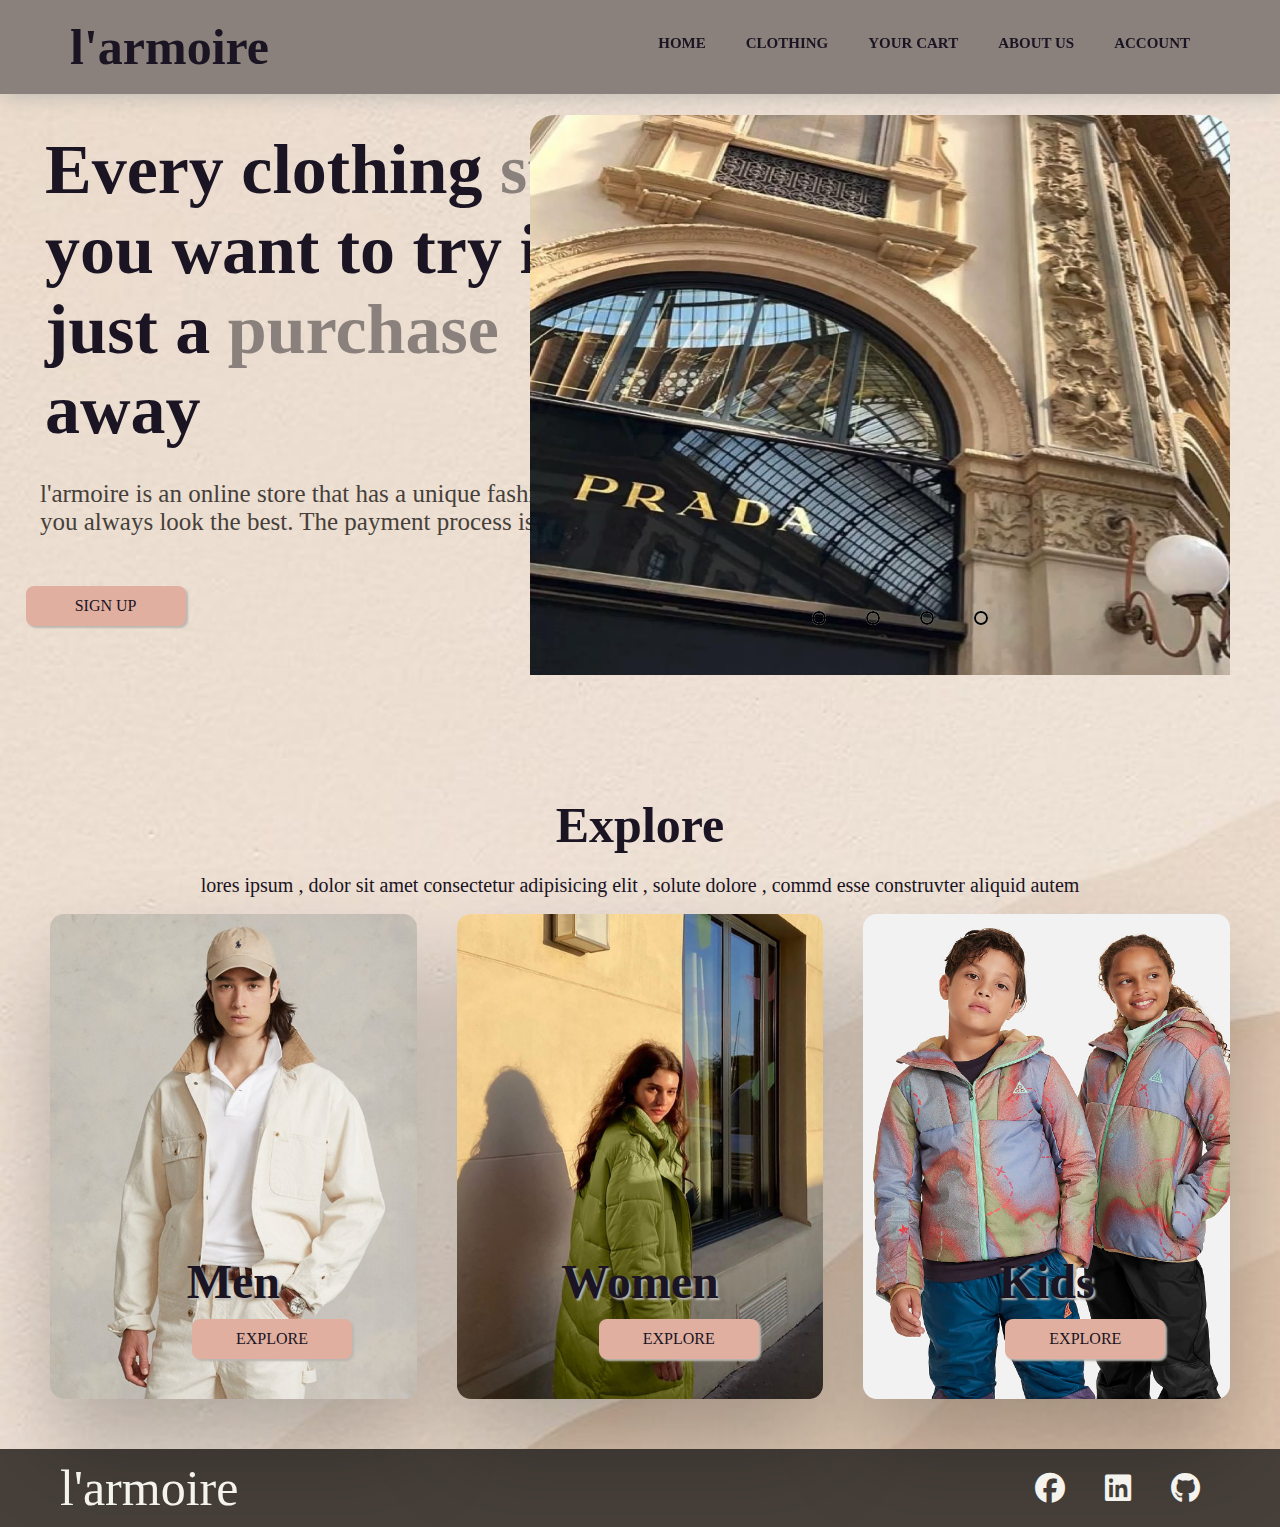
<file: index.html>
<HTML>
<HEAD>
    <META NAME="GENERATOR" Content="Microsoft Visual Studio">
    <link href="https://fonts.googleapis.com/css2?family=Roboto+Slab&display=swap" rel="stylesheet">
    <link rel="stylesheet"
          href="https://cdnjs.cloudflare.com/ajax/libs/font-awesome/6.2.1/css/all.min.css">
    <link rel="stylesheet" href="StyleSheet.css" />
    <TITLE>
        l'armoire
    </TITLE>
</HEAD>
<BODY>
    <nav>
        <h2>l'armoire</h2>
        <div class="nav-links">
        <ul class="menu">
            <li>  <a href="index.html" class="active "> Home</a> </li>
            <li>
                <a href="#" class="active "> Clothing</a>
                <div class="sub-menu-1">
                    <ul>
                        <li><a href="man.html"> Men Clothes</a> </li>
                        <li> <a href="Women.html"> Women Clothes</a> </li>
                        <li><a href="Children.html"> Children Clothes</a> </li>
                    </ul>
                </div>
            </li>
            <li><a href="yourcart.html"> Your Cart</a> </li>
            <li><a href="About-Us.html"> about us </a> </li>
            <li>
                <a href="#" class="active ">Account</a>
                <div class="sub-menu-1">
                    <ul>
                        <li><a href="loginandregister.html"> Log in </a> </li>
                    </ul>
                    <ul>
                        <li>
                            <a href="index.html"> Log Out </a>
                        </li>
                    </ul>
                </div>
            </li>
        </ul>
        </div>
        <div class="menu-icon">
            <i class="fa-solid fa-bars"></i>
        </div>
    </nav>

    <div class="header content">

        <!--header text-->

        <div class="header-text">

            <h1> Every clothing <span>style</span> you want to try is just a <span>purchase</span> away </h1>
            <p>
                l'armoire is an online store that has a unique fashion style to make sure you always look the best. The payment process is pretty easy too
            </p>
        </div>
        <a href="loginandregister.html" class="header-btn"> Sign up </a>
    </div>
    <div class="slider">
        <div class="slides">

            <input type="radio" name="radio-btn" id="radio1" />
            <input type="radio" name="radio-btn" id="radio2" />
            <input type="radio" name="radio-btn" id="radio3" />
            <input type="radio" name="radio-btn" id="radio4" />

            <!--image slide-->

            <div class="slide first">
                <img src="images/pic4.jpg" alt="" />
            </div>

            <div class="slide ">
                <img src="images/pic1.jpg" alt="" />
            </div>

            <div class="slide ">
                <img src="images/pic3.jfif" alt="" />
            </div>

            <div class="slide ">
                <img src="images/pic2.jpg" alt="" />
            </div>


            <!--automatic navigation-->

            <div class="navigation-auto">

                <div class="auto-btn1"></div>
                <div class="auto-btn2"></div>
                <div class="auto-btn3"></div>
                <div class="auto-btn4"></div>

            </div>

            <div class="navigation-auto">

                <label for="radio1" class="manual-btn"></label>
                <label for="radio2" class="manual-btn"></label>
                <label for="radio3" class="manual-btn"></label>
                <label for="radio4" class="manual-btn"></label>

            </div>
        </div>
    </div>

    <script type="text/javascript">

        var counter = 1;

        setInterval(function () {
            document.getElementById('radio' + counter).checked = true;
            counter++;

            if (counter > 4) {
                counter = 1;
            }

        }, 2500);

    </script>



    <!--section 2-->

    <section class="about">

        <div class="about-heading">

            <h2> Explore </h2>
            <p> lores ipsum , dolor sit amet consectetur adipisicing elit , solute dolore , commd esse construvter aliquid autem</p>

            <div class="table-about">

                <div class="men">
                   <h2>Men</h2>
                   <a href="man.html">Explore</a>
                </div>
                <div class="women">
                    <h2>Women</h2>
                    <a href="Women.html">Explore</a>
                </div>
                <div class="kids">
                    <h2>Kids </h2>
                    <a href="Children.html">Explore</a>
                </div>
            </div>
        </div>

    </section>
    <div class="footer">
        <div>
        <p>l'armoire</p>
        </div>
        <div class="icons">
            <i class="fa-brands fa-facebook"></i>
            <i class="fa-brands fa-linkedin"></i>
            <i class="fa-brands fa-github"></i>
        </div>

    </div>

    <script>
        var menuIcon = document.querySelector(".menu-icon");
        var navLinks = document.querySelector(".nav-links");

        menuIcon.addEventListener('click', function () {
            navLinks.classList.toggle('d-flex');
        })
    </script>

</BODY>
</HTML>
</file>
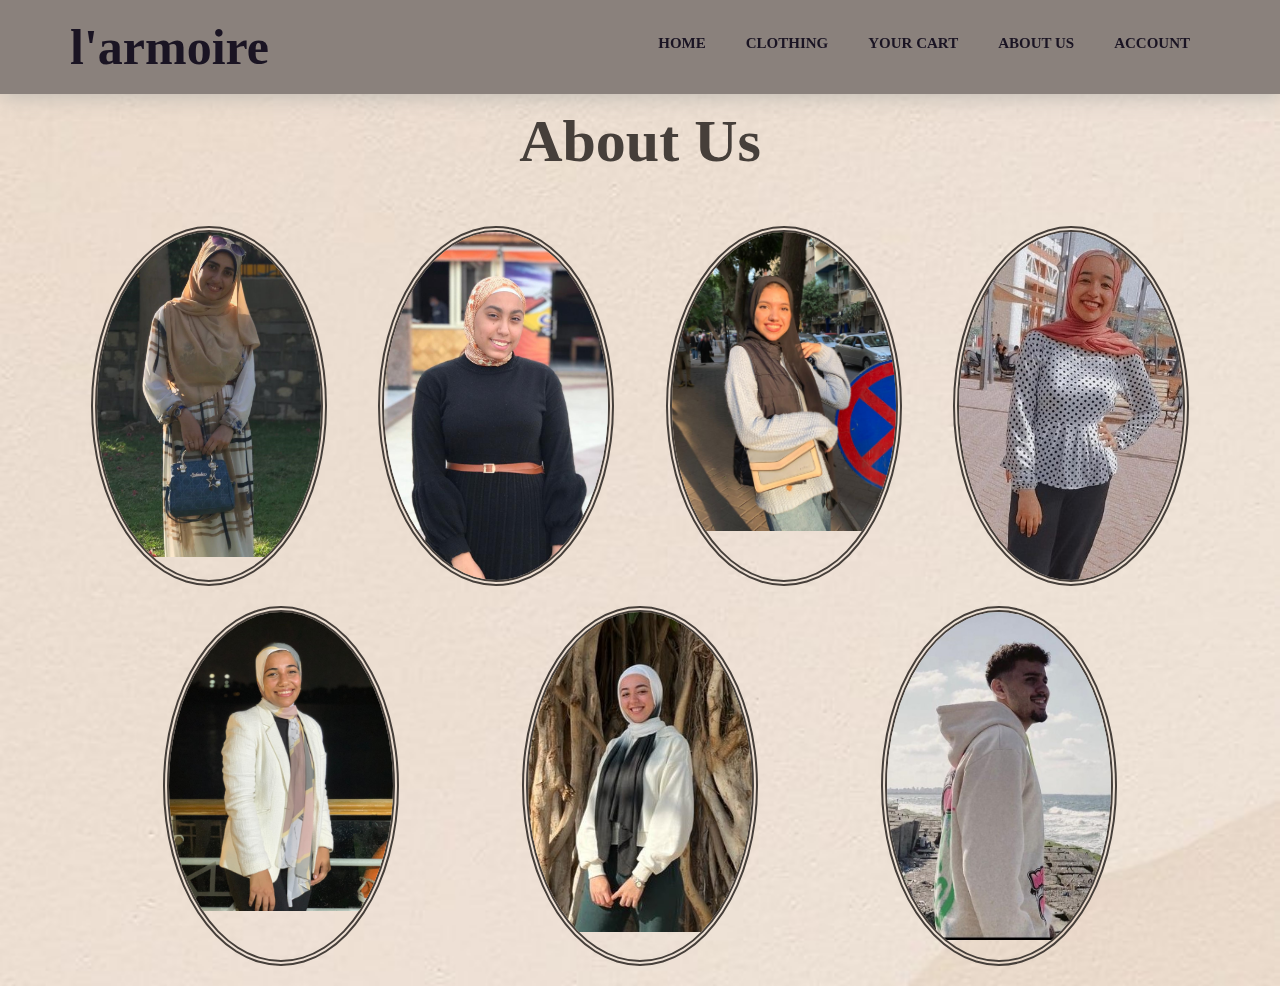
<file: About-Us.html>
<!DOCTYPE HTML>
<HTML>
    <head>
        <title>About-Us</title>
        <meta charset="utf-8">
        <meta name="Description" content="shopping for family">
        <meta name="keywords" content=" shirts , pants , shoes , shopping">
        <link rel="stylesheet" href="About-Us.css">
        <link rel="preconnect" href="https://fonts.googleapis.com">
        <link rel="preconnect" href="https://fonts.gstatic.com" crossorigin>
        <link rel="stylesheet" href="https://cdnjs.cloudflare.com/ajax/libs/font-awesome/5.15.4/css/all.min.css">
        <link href="https://cdnjs.cloudflare.com/ajax/libs/font-awesome/4.7.0/css/font-awesome.min.css" rel="stylesheet"/>      
        <link href="https://fonts.googleapis.com/css2?family=Inter:
        wght@100;200;300;400;500;600;700;800;900&display=swap" rel="stylesheet">
        
        <link href="https://fonts.googleapis.com/css2?family=Roboto+Slab&display=swap" rel="stylesheet">
    <link rel="stylesheet"
          href="https://cdnjs.cloudflare.com/ajax/libs/font-awesome/6.2.1/css/all.min.css">
    </head>
    <body>
        <nav>
        <h2>l'armoire</h2>
        <div class="nav-links">
            <ul class="menu">
                <li>  <a href="index.html" class="active "> Home</a> </li>
                <li>
                    <a href="#" class="active "> Clothing</a>
                    <div class="sub-menu-1">
                        <ul>
                            <li><a href="man.html"> Men Clothes</a> </li>
                            <li> <a href="Women.html"> Women Clothes</a> </li>
                            <li><a href="Children.html"> Children Clothes</a> </li>
                        </ul>
                    </div>
                </li>
                <li><a href="yourcart.html"> Your Cart</a> </li>
                <li><a href="About-Us.html"> about us </a> </li>
                <li>
                    <a href="#" class="active ">Account</a>
                    <div class="sub-menu-1">
                        <ul>
                            <li><a href="loginandregister.html"> Log in </a> </li>
                        </ul>
                        <ul>
                            <li>
                                <a href="index.html"> Log Out </a>
                            </li>
                        </ul>
                    </div>
                </li>
            </ul>
        </div>
        <div class="menu-icon">
            <i class="fa-solid fa-bars"></i>
        </div>
    </nav>
        <div class="wrapper">
        <!-- Page name -->
        <div class="head">
            <h1>About Us</h1>
        </div>
        <!-- our info -->
       <main>
          <!--Toqa Osama -->
            <div class="pic">
                <img src="About-Us-images/toqa5.jpg" alt="Toqa Osama">
                 <div class="info">
                      <!-- name and job -->
                    <h3>Toqa Osama</h3>
                    <p>Web Developer</p>
                        <!-- links for github and linkedin -->
                    <a target="_blank" href="https://github.com/Toqa1234">
                        <i class='fab fa-github' style='font-size:36px ; color:white;'></i>
                      </a>
                    <a target="_blank" href="https://www.linkedin.com/in/toqa-osama-556304247/">
                        <i class='fab fa-linkedin' style='font-size:36px ;color:blue'></i>
                    </a>
                </div> 
            </div>
            <!-- Basmala Naeem  -->
            <div class="pic">
                    <img src="About-Us-images/basmala3.jpeg" alt="Basmala Naeem">
                <div class="info">
                     <!-- name and job -->
                    <h3>Basmala Naeem</h3>
                    <p>Web Developer</p>
                       <!-- links for github and linkedin -->
                    <a target="_blank" href="https://github.com/BasmalaNaeem">
                      <i class='fab fa-github' style='font-size:36px ; color:white;'></i>
                    </a>
                    <a target="_blank" href="https://www.linkedin.com/in/basmala-naeem-246427232">
                        <i class='fab fa-linkedin' style='font-size:36px ;color:blue'></i>
                    </a>
                </div>
            </div>
            <!-- Toka Mokhtar -->
            <div class="pic">
                    <img src="About-Us-images/toka.jpeg" alt="Toka Mokhtar">
                <div class="info">
                     <!-- name and job -->
                    <h3>Toka Mokhtar </h3>
                    <p>Web Developer</p>
                       <!-- links for github and linkedin -->
                    <a target="_blank" href="https://github.com/TokaZayed8">
                        <i class='fab fa-github' style='font-size:36px ; color:white;'></i>
                    </a>
                    <a target="_blank" href="https://www.linkedin.com/in/toka-zayed-8381a523a">
                        <i class='fab fa-linkedin' style='font-size:36px ;color:blue'></i>
                    </a>
                </div>
            </div>
            <!-- Roaa Ayman -->
            <div class="pic">
                    <img src="About-Us-images/roaa-ayman.jpeg" alt="Roaa Ayman">
                <div class="info">
                     <!-- name and job -->
                    <h3>Roaa Ayman</h3>
                    <p>Web Developer</p>
                       <!-- links for github and linkedin -->
                    <a target="_blank" href="https://github.com/roaaayman1">
                        <i class='fab fa-github' style='font-size:36px ; color:white;'></i>
                    </a>
                    <a target="_blank" href="https://www.linkedin.com/in/roaa-ayman-504900235">
                        <i class='fab fa-linkedin' style='font-size:36px ;color:blue'></i>
                    </a>
                </div>
            </div>
           <!--Mariam Reda  -->
            <div class="pic">                
                    <img src="About-Us-images/Mariam-reda.jpeg" alt="Mariam Reda">
                <div class="info">
                     <!-- name and job -->
                    <h3>Mariam Reda</h3>
                    <p>Web Developer</p>
                       <!-- links for github and linkedin -->
                    <a target="_blank" href="https://github.com/Mariam428">
                        <i class='fab fa-github' style='font-size:36px ; color:white;'></i>
                    </a>
                    <a target="_blank" href="http://www.linkedin.com/in/mariam-reda28">
                        <i class='fab fa-linkedin' style='font-size:36px ;color:blue'></i>
                    </a>
                </div>
            </div>
            <!-- Mariam Hossam -->
            <div class="pic">
                    <img src="About-Us-images/mariam-hossam3.jpeg" alt="Mariam Hossam">
                <div class="info">
                     <!-- name and job -->
                    <h3>Mariam Hossam</h3>
                    <p>Web Developer</p>
                       <!-- links for github and linkedin -->
                    <a target="_blank" href="https://github.com/MariemHossam">
                        <i class='fab fa-github' style='font-size:36px ; color:white;'></i>
                    </a>
                    <a target="_blank" href="https://www.linkedin.com/in/mariem-hossam-8a5259259/">
                        <i class='fab fa-linkedin' style='font-size:36px ;color:blue'></i>
                    </a>
                </div>
            </div>
              <!-- Omar Tamer -->
            <div class="pic">
                    <img src="About-Us-images/omar2.jpeg" alt="Omar Tamer">
                <div class="info">
                     <!-- name and job -->
                    <h3>Omar Tamer</h3>
                    <p>Web Developer</p>
                       <!-- links for github and linkedin -->
                    <a target="_blank" href="https://github.com/titoo04">
                        <i class='fab fa-github' style='font-size:36px ; color:white;'></i>
                    </a>
                    <a target="_blank" href="https://www.linkedin.com/in/omar-tamer-58b153259">
                        <i class='fab fa-linkedin' style='font-size:36px ;color:blue'></i>
                    </a>
                </div>
            </div> 
      </main>
    </div>     
        <!--for js -->
    <script>
        var menuIcon = document.querySelector(".menu-icon");
        var navLinks = document.querySelector(".nav-links");

        menuIcon.addEventListener('click', function () {
            navLinks.classList.toggle('d-flex');
        })
    </script>
        
    </body>
</HTML>
</file>
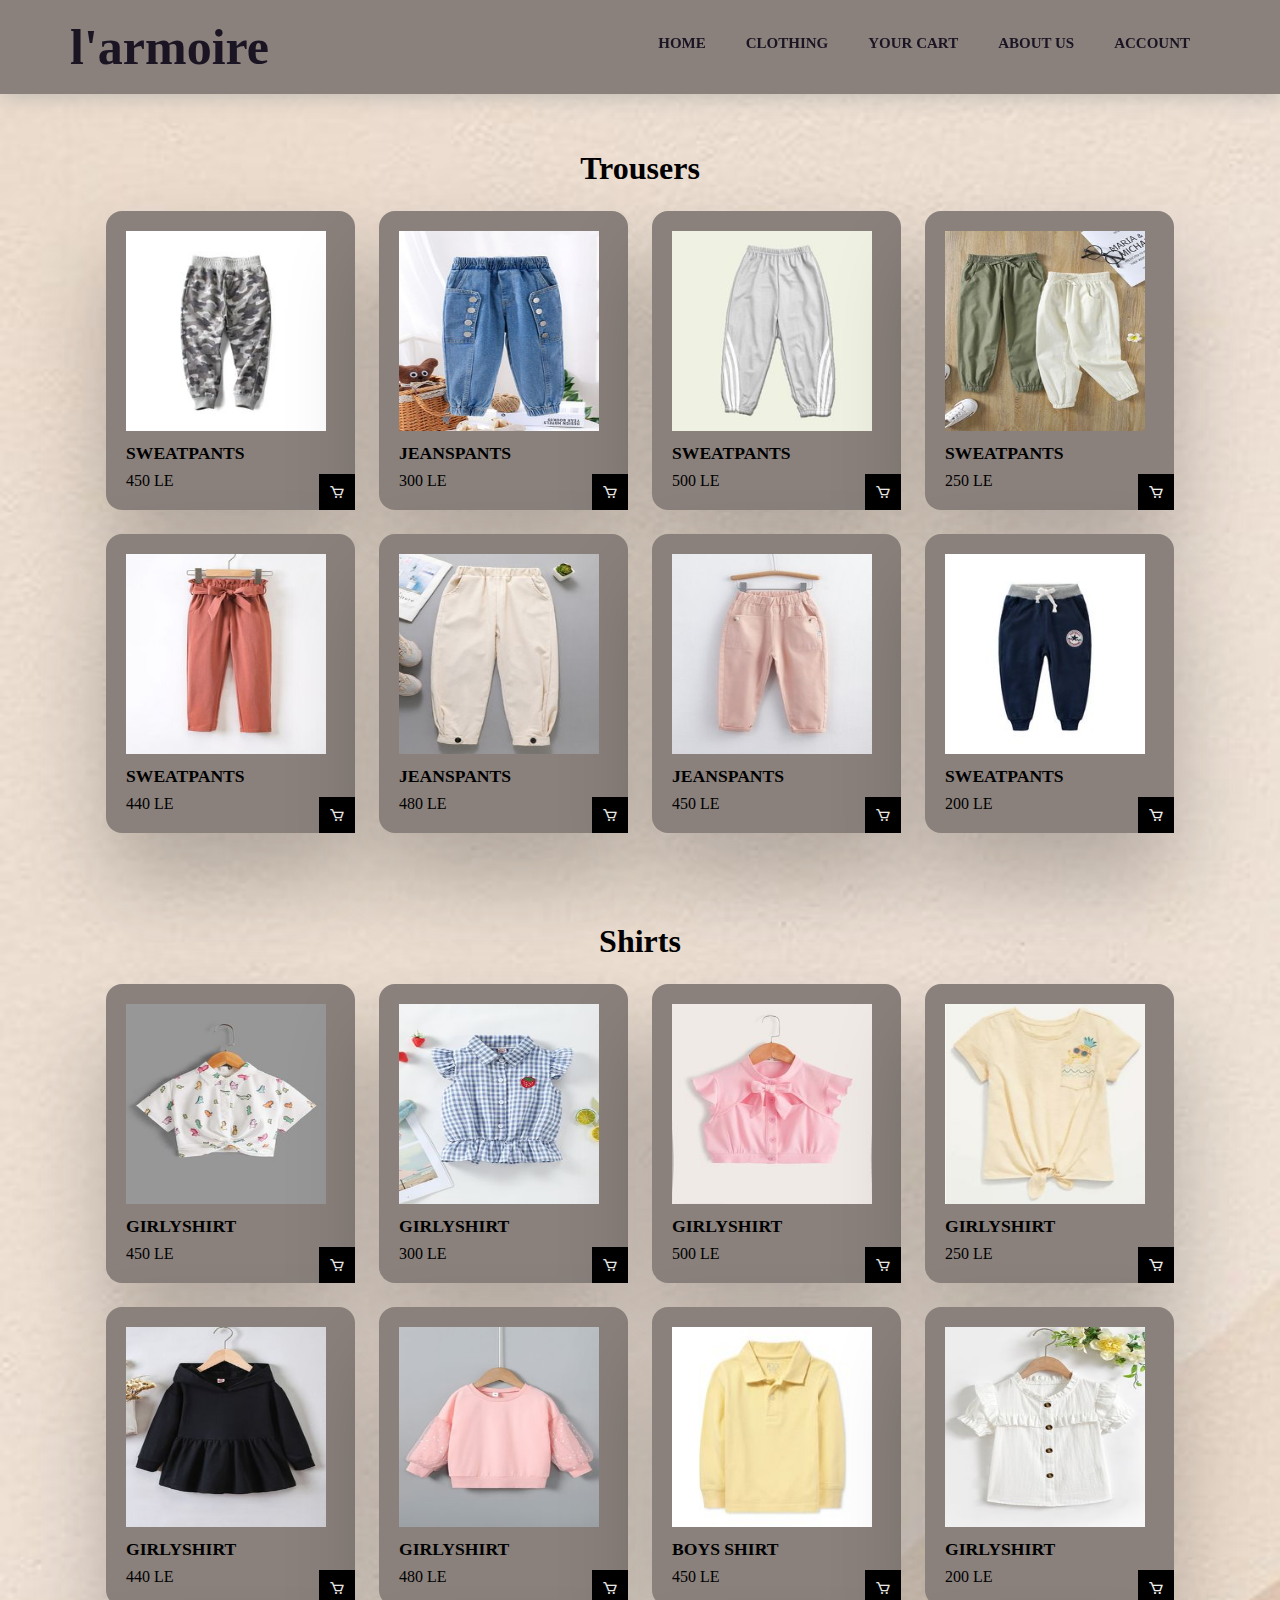
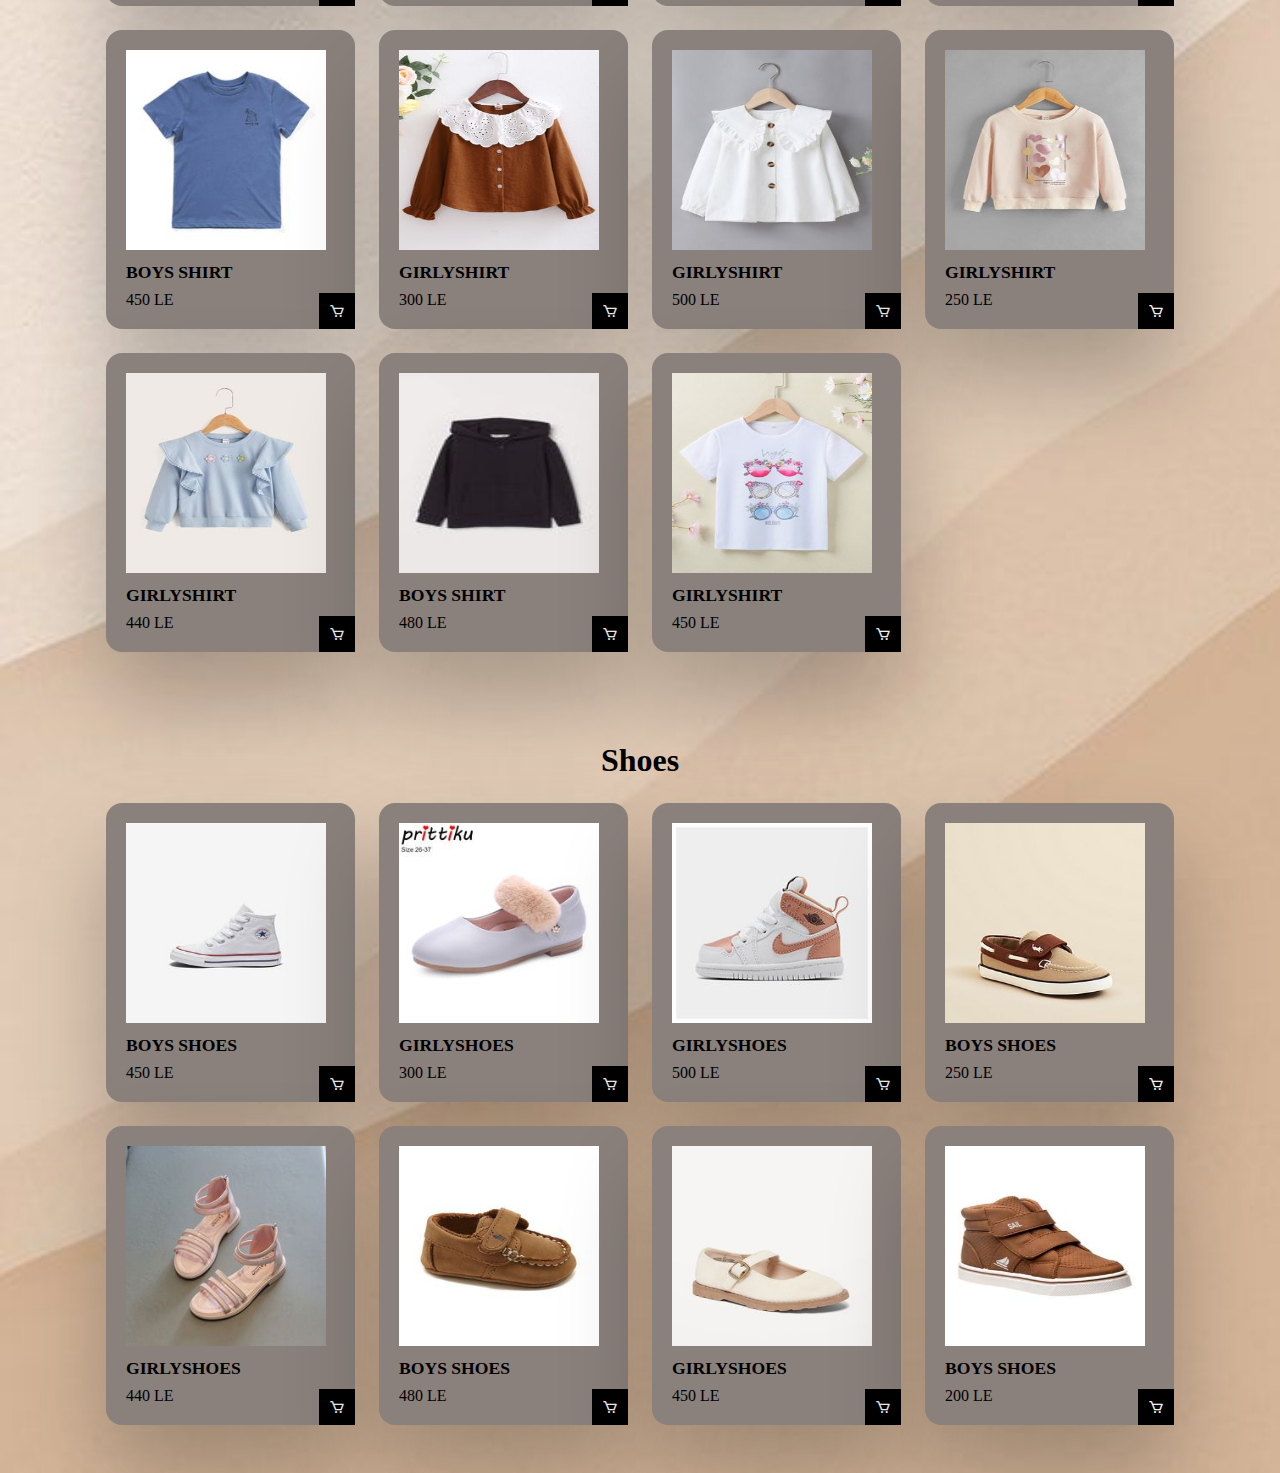
<file: Children.html>
<!DOCTYPE html>
<html>
    <head>
        <meta  charset="utf-8">
        <meta http-equiv="X-UA-Compatible" content="IE-edge">
        <meta name="viewport" content="width=device-width,initialscale=0.1">
        <title> Children's Section </title>
        <link rel="stylesheet" href="Children.css">
        <link rel="preconnect" href="https://fonts.googleapis.com">
        <!-- fonts -->
        <link rel="preconnect" href="https://fonts.gstatic.com" crossorigin>    
        <link href="https://fonts.googleapis.com/css2?family=Poppins:wght@400;500;600;700&display=swap" rel="stylesheet">
         <!-- for icons -->
        <link href='https://unpkg.com/boxicons@2.1.1/css/boxicons.min.css' rel="stylesheet">
        
         <link href="https://fonts.googleapis.com/css2?family=Roboto+Slab&display=swap" rel="stylesheet">
    <link rel="stylesheet"
          href="https://cdnjs.cloudflare.com/ajax/libs/font-awesome/6.2.1/css/all.min.css">
        
    </head>
    <body>
        <nav>
        <h2>l'armoire</h2>
        <div class="nav-links">
            <ul class="menu">
                <li>  <a href="index.html" class="active "> Home</a> </li>
                <li>
                    <a href="#" class="active "> Clothing</a>
                    <div class="sub-menu-1">
                        <ul>
                            <li><a href="man.html"> Men Clothes</a> </li>
                            <li> <a href="Women.html"> Women Clothes</a> </li>
                            <li><a href="Children.html"> Children Clothes</a> </li>
                        </ul>
                    </div>
                </li>
                <li><a href="yourcart.html"> Your Cart</a> </li>
                <li><a href="About-Us.html"> about us </a> </li>
                <li>
                    <a href="#" class="active ">Account</a>
                    <div class="sub-menu-1">
                        <ul>
                            <li><a href="loginandregister.html"> Log in </a> </li>
                        </ul>
                        <ul>
                            <li>
                                <a href="index.html"> Log Out </a>
                            </li>
                        </ul>
                    </div>
                </li>
            </ul>
        </div>
        <div class="menu-icon">
            <i class="fa-solid fa-bars"></i>
        </div>
    </nav>
          <!--shop-->
          <section id="Pants" class="shop container">
            <h2 class="section-title"> Trousers </h2>
            <div class="shop-content">
                <div class="product-box"> 
                    <img src="images/pants (1).jpg" alt="product" class="product-img">
                    <h2 class="product-title">SweatPants</h2>
                    <span class="price">450 LE</span>
                    <i class='bx bx-cart add-cart'></i>
                </div>
                <div class="product-box">
                    <img src="images/pants (2).jpg" alt="product" class="product-img">
                    <h2 class="product-title">JeansPants</h2>
                    <span class="price">300 LE</span>
                    <i class='bx bx-cart add-cart'></i>
                </div>
                <div class="product-box">
                    <img src="images/pants (3).jpg" alt="product" class="product-img">
                    <h2 class="product-title">SweatPants</h2>
                    <span class="price">500 LE</span>
                    <i class='bx bx-cart add-cart'></i>
                </div>
                <div class="product-box">
                    <img src="images/pants (4).jpg" alt="product" class="product-img">
                    <h2 class="product-title">SweatPants</h2>
                    <span class="price">250 LE</span>
                    <i class='bx bx-cart add-cart'></i>
                </div>
                <div class="product-box">
                    <img src="images/pants (5).jpg" alt="product" class="product-img">
                    <h2 class="product-title">SweatPants</h2>
                    <span class="price">440 LE</span>
                    <i class='bx bx-cart add-cart'></i>
                </div>
                <div class="product-box">
                    <img src="images/pants (6).jpg" alt="product" class="product-img">
                    <h2 class="product-title">JeansPants</h2>
                    <span class="price">480 LE</span>
                    <i class='bx bx-cart add-cart'></i>
                </div>
                <div class="product-box">
                    <img src="images/pants (7).jpg" alt="product" class="product-img">
                    <h2 class="product-title">JeansPants</h2>
                    <span class="price">450 LE</span>
                    <i class='bx bx-cart add-cart'></i>
                </div>
                <div class="product-box">
                    <img src="images/pants (8).jpg" alt="product" class="product-img">
                    <h2 class="product-title">SweatPants</h2>
                    <span class="price">200 LE</span>
                    <i class='bx bx-cart add-cart'></i>
                </div>
            </div>
            <br><br>
            <h2 class="section-title"> Shirts </h2>
            <div class="shop-content">
                <div class="product-box"> 
                    <img src="images/shirts (1).jpg" alt="product" class="product-img">
                    <h2 class="product-title">GirlyShirt</h2>
                    <span class="price">450 LE</span>
                    <i class='bx bx-cart add-cart'></i>
                </div>
                <div class="product-box">
                    <img src="images/shirts (2).jpg" alt="product" class="product-img">
                    <h2 class="product-title">GirlyShirt</h2>
                    <span class="price">300 LE</span>
                    <i class='bx bx-cart add-cart'></i>
                </div>
                <div class="product-box">
                    <img src="images/shirts (3).jpg" alt="product" class="product-img">
                    <h2 class="product-title">GirlyShirt</h2>
                    <span class="price">500 LE</span>
                    <i class='bx bx-cart add-cart'></i>
                </div>
                <div class="product-box">
                    <img src="images/shirts (4).jpg" alt="product" class="product-img">
                    <h2 class="product-title">GirlyShirt</h2>
                    <span class="price">250 LE</span>
                    <i class='bx bx-cart add-cart'></i>
                </div>
                <div class="product-box">
                    <img src="images/shirts (5).jpg" alt="product" class="product-img">
                    <h2 class="product-title">GirlyShirt</h2>
                    <span class="price">440 LE</span>
                    <i class='bx bx-cart add-cart'></i>
                </div>
                <div class="product-box">
                    <img src="images/shirts (6).jpg" alt="product" class="product-img">
                    <h2 class="product-title">GirlyShirt</h2>
                    <span class="price">480 LE</span>
                    <i class='bx bx-cart add-cart'></i>
                </div>
                <div class="product-box">
                    <img src="images/shirts (7).jpg" alt="product" class="product-img">
                    <h2 class="product-title">Boys Shirt</h2>
                    <span class="price">450 LE</span>
                    <i class='bx bx-cart add-cart'></i>
                </div>
                <div class="product-box">
                    <img src="images/shirts (8).jpg" alt="product" class="product-img">
                    <h2 class="product-title">GirlyShirt</h2>
                    <span class="price">200 LE</span>
                    <i class='bx bx-cart add-cart'></i>
                </div>
                <div class="product-box"> 
                    <img src="images/shirts (9).jpg" alt="product" class="product-img">
                    <h2 class="product-title">Boys Shirt</h2>
                    <span class="price">450 LE</span>
                    <i class='bx bx-cart add-cart'></i>
                </div>
                <div class="product-box">
                    <img src="images/shirts (10).jpg" alt="product" class="product-img">
                    <h2 class="product-title">GirlyShirt</h2>
                    <span class="price">300 LE</span>
                    <i class='bx bx-cart add-cart'></i>
                </div>
                <div class="product-box">
                    <img src="images/shirts (11).jpg" alt="product" class="product-img">
                    <h2 class="product-title">GirlyShirt</h2>
                    <span class="price">500 LE</span>
                    <i class='bx bx-cart add-cart'></i>
                </div>
                <div class="product-box">
                    <img src="images/shirts (12).jpg" alt="product" class="product-img">
                    <h2 class="product-title">GirlyShirt</h2>
                    <span class="price">250 LE</span>
                    <i class='bx bx-cart add-cart'></i>
                </div>
                <div class="product-box">
                    <img src="images/shirts (13).jpg" alt="product" class="product-img">
                    <h2 class="product-title">GirlyShirt</h2>
                    <span class="price">440 LE</span>
                    <i class='bx bx-cart add-cart'></i>
                </div>
                <div class="product-box">
                    <img src="images/shirts (14).jpg" alt="product" class="product-img">
                    <h2 class="product-title">boys Shirt</h2>
                    <span class="price">480 LE</span>
                    <i class='bx bx-cart add-cart'></i>
                </div>
                <div class="product-box">
                    <img src="images/shirts (15).jpg" alt="product" class="product-img">
                    <h2 class="product-title">GirlyShirt</h2>
                    <span class="price">450 LE</span>
                    <i class='bx bx-cart add-cart'></i>
                </div>
            </div>
            <br><br>
            <h2 class="section-title"> Shoes </h2>
            <div class="shop-content">
                <div class="product-box"> 
                    <img src="images/shoes (1).jpg" alt="product" class="product-img">
                    <h2 class="product-title">boys shoes</h2>
                    <span class="price">450 LE</span>
                    <i class='bx bx-cart add-cart'></i>
                </div>
                <div class="product-box">
                    <img src="images/shoes (2).jpg" alt="product" class="product-img">
                    <h2 class="product-title">GirlyShoes</h2>
                    <span class="price">300 LE</span>
                    <i class='bx bx-cart add-cart'></i>
                </div>
                <div class="product-box">
                    <img src="images/shoes (3).jpg" alt="product" class="product-img">
                    <h2 class="product-title">GirlyShoes</h2>
                    <span class="price">500 LE</span>
                    <i class='bx bx-cart add-cart'></i>
                </div>
                <div class="product-box">
                    <img src="images/shoes (4).jpg" alt="product" class="product-img">
                    <h2 class="product-title">boys shoes</h2>
                    <span class="price">250 LE</span>
                    <i class='bx bx-cart add-cart'></i>
                </div>
                <div class="product-box">
                    <img src="images/shoes (5).jpg" alt="product" class="product-img">
                    <h2 class="product-title">GirlyShoes</h2>
                    <span class="price">440 LE</span>
                    <i class='bx bx-cart add-cart'></i>
                </div>
                <div class="product-box">
                    <img src="images/shoes (6).jpg" alt="product" class="product-img">
                    <h2 class="product-title">boys shoes</h2>
                    <span class="price">480 LE</span>
                    <i class='bx bx-cart add-cart'></i>
                </div>
                <div class="product-box">
                    <img src="images/shoes (7).jpg" alt="product" class="product-img">
                    <h2 class="product-title">GirlyShoes</h2>
                    <span class="price">450 LE</span>
                    <i class='bx bx-cart add-cart'></i>
                </div>
                <div class="product-box">
                    <img src="images/shoes (8).jpg" alt="product" class="product-img">
                    <h2 class="product-title">boys shoes</h2>
                    <span class="price">200 LE</span>
                    <i class='bx bx-cart add-cart'></i>
                </div>
            </div>
        </section>
      <script>
        var menuIcon = document.querySelector(".menu-icon");
        var navLinks = document.querySelector(".nav-links");

        menuIcon.addEventListener('click', function () {
            navLinks.classList.toggle('d-flex');
        })
    </script>
    </body>
</html>
</file>
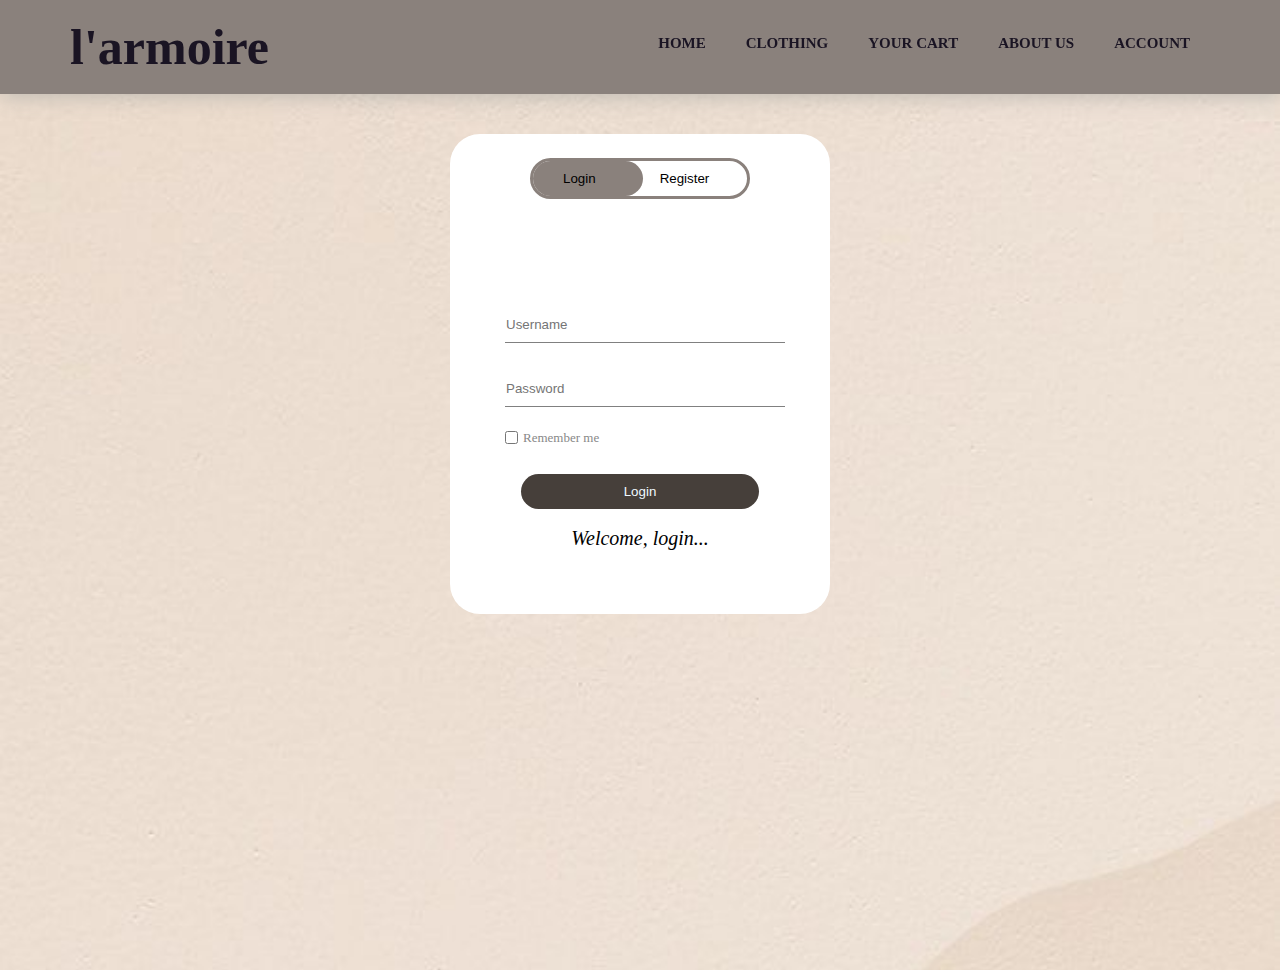
<file: loginandregister.html>
<!DOCTYPE html>
<html lang="en">
<head>
    <meta charset="UTF-8">
    <meta http-equiv="X-UA-Compatible" content="IE=edge">
    <meta name="viewport" content="width=device-width, initial-scale=1.0">
    <link rel="stylesheet" href="loginandregister.css">
    
    <link href="https://fonts.googleapis.com/css2?family=Roboto+Slab&display=swap" rel="stylesheet">
    <link rel="stylesheet"
          href="https://cdnjs.cloudflare.com/ajax/libs/font-awesome/6.2.1/css/all.min.css">
    
    <title>Login and Register</title>
</head>
<body>
     <nav>
        <h2>l'armoire</h2>
        <div class="nav-links">
        <ul class="menu">
            <li>  <a href="index.html" class="active "> Home</a> </li>
            <li>
                <a href="#" class="active "> Clothing</a>
                <div class="sub-menu-1">
                    <ul>
                        <li><a href="man.html"> Men Clothes</a> </li>
                        <li> <a href="Women.html"> Women Clothes</a> </li>
                        <li><a href="Children.html"> Children Clothes</a> </li>
                    </ul>
                </div>
            </li>
            <li><a href="yourcart.html"> Your Cart</a> </li>
            <li><a href="About-Us.html"> about us </a> </li>
            <li>
                <a href="#" class="active ">Account</a>
                <div class="sub-menu-1">
                    <ul>
                        <li><a href="loginandregister.html"> Log in </a> </li>
                    </ul>
                    <ul>
                        <li>
                            <a href="index.html"> Log Out </a>
                        </li>
                    </ul>
                </div>
            </li>
        </ul>
        </div>
        <div class="menu-icon">
            <i class="fa-solid fa-bars"></i>
        </div>
    </nav>

    <div class="main">
        <div class="bckgrnd">
            <div class="form-box">
                <div class="button-box">
                    <div id="btn"></div>
                    <button type="button" class="switchingBtn" onclick="login()">Login</button>
                    <button type="button" class="switchingBtn" onclick="register()">Register</button>
                </div>
                <!-- Login form  -->
                <form id="login" class="input-group"action="_blank" method="POST">
                    <br><input class="input-field" id="user" type="text" name="username" placeholder="Username" required ><br><br>
                    <input class="input-field" id="pass" type="password" name="pass" placeholder="Password" required><br><br>
                    <input type="checkbox" class="checkbx"> <span>Remember me</span>
                    <button type="submit" class="subbtn" onclick="login1(); check();">Login</button> <br> <!--check-->
                    <p id="result">Welcome, login...</p>
                </form>
                <!-- Register form  -->
                <form id="register" class="input-group" method="POST">
                    <br><input class="input-field" type="text" name="username" placeholder="Username" required id="username" ><br><br>
                    <br><input class="input-field" type="email" name="email" placeholder="Email" required id="email"><br><br>
                    <input class="input-field" type="password" name="pass" placeholder="Password" required id="password"><br><br>
                    <input type="checkbox" class="checkbx" required> <span>I agree to the terms and conditions</span>
                    <button type="submit" class="subbtn" onclick="register1()">Register</button> <br>
                    
                </form>
            </div>
        </div>
    </div>
    <script>
        let x = document.getElementById("login")
        let y = document.getElementById("register")
        let z = document.getElementById("btn")

        function register(){
            x.style.left = "-400px";
            y.style.left = "50px";
            z.style.left = "110px";
        }
        function register1(){
            event.preventDefault();
            let username = document.getElementById('username').value;
            let email = document.getElementById('email').value;
            let pass = document.getElementById('password').value;

            let user = {
                email: email,
                username: username,
                password: pass,
            };
            let json = JSON.stringify(user);
            localStorage.setItem(username, json);
            if(username.value == "" && pass.value == ""){
                console.log(alert("Empty Fields!"));
            }
            else 
                window.location.href="index.html";
        }
        function login(){
            x.style.left = "50px";
            y.style.left = "450px";
            z.style.left = "0";
        }
        function login1 (){
            event.preventDefault();
            var username = document.getElementById('user').value;
            var pass = document.getElementById('pass').value;

            var user = localStorage.getItem(username);
            var date = JSON.parse(user);
            console.log(localStorage.getItem(username));
            if (user == null) {
                alert('wrong username');
            }
            else if (username == date.username && pass == date.password){
                
                window.location.href="index.html";
            }
            else {
                alert('wrong password');
            }
        }
        
          //menu-button
        var menuIcon = document.querySelector(".menu-icon");
        var navLinks = document.querySelector(".nav-links");

        menuIcon.addEventListener('click', function () {
            navLinks.classList.toggle('d-flex');
        })
        
    </script>
</body>
</html>
</file>
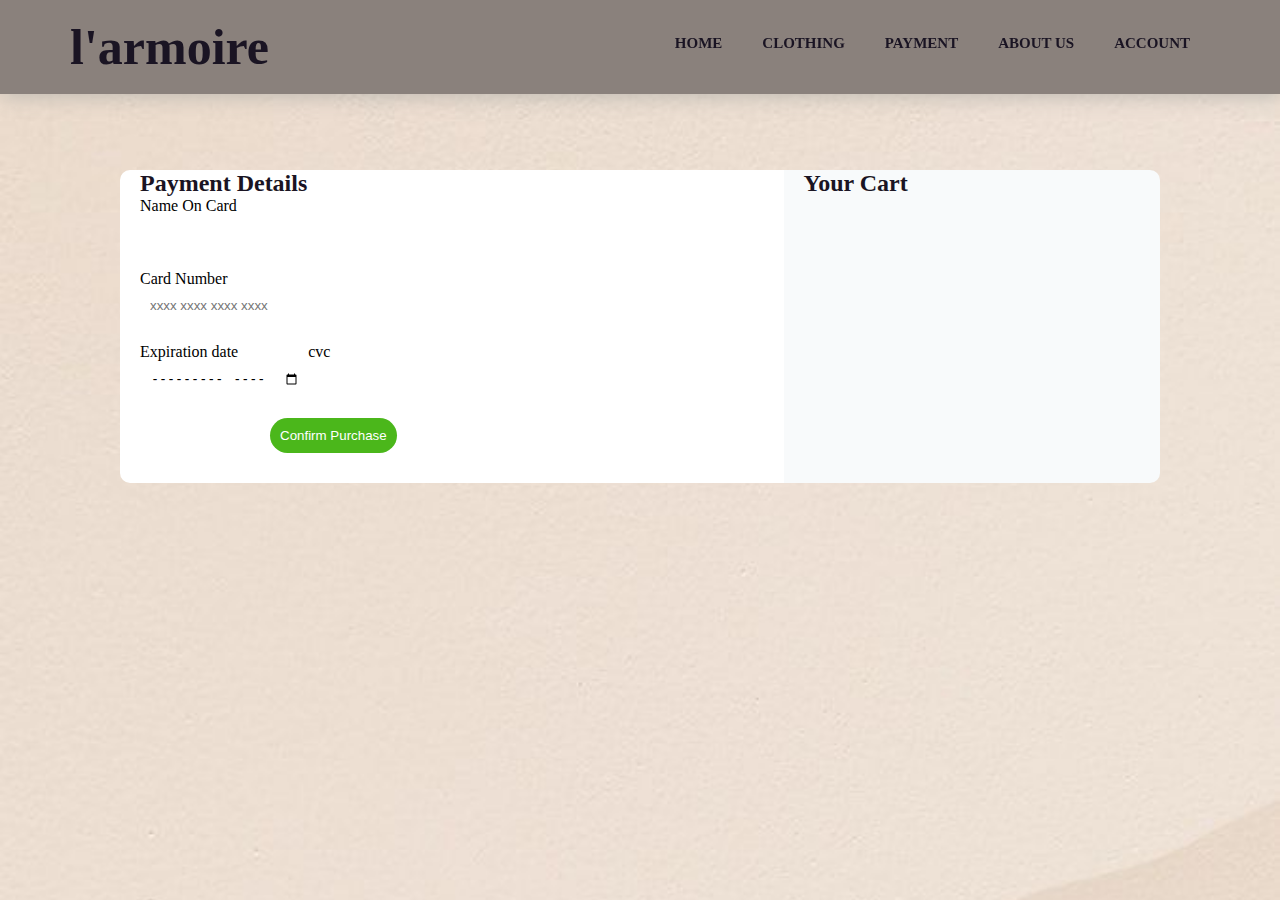
<file: Payment.html>
<!DOCTYPE html>
<html lang="en">
<head>
    <meta charset="UTF-8">
    <meta http-equiv="X-UA-Compatible" content="IE=edge">
    <meta name="viewport" content="width=device-width, initial-scale=1.0">
    <title>payment</title>
    <link rel="preconnect" href="https://fonts.googleapis.com">
    <link rel="preconnect" href="https://fonts.gstatic.com" crossorigin>
    <link href="https://fonts.googleapis.com/css2?family=Kanit:wght@300&display=swap" rel="stylesheet">
    <link rel="stylesheet" href="Payment.css">

    <link href="https://fonts.googleapis.com/css2?family=Roboto+Slab&display=swap" rel="stylesheet">
    <link rel="stylesheet"
          href="https://cdnjs.cloudflare.com/ajax/libs/font-awesome/6.2.1/css/all.min.css">

</head>
<body>


    <nav>
        <h2>l'armoire</h2>
        <div class="nav-links">
            <ul class="menu">
                <li>  <a href="index.html" class="active "> Home</a> </li>
                <li>
                    <a href="#" class="active "> Clothing</a>
                    <div class="sub-menu-1">
                        <ul>
                            <li><a href="man.html"> Men Clothes</a> </li>
                            <li> <a href="Women.html"> Women Clothes</a> </li>
                            <li><a href="Children.html"> Children Clothes</a> </li>
                        </ul>
                    </div>
                </li>
                <li><a href="Payment.html"> payment</a> </li>
                <li><a href="About-Us.html"> about us </a> </li>
                <li>
                    <a href="#" class="active ">Account</a>
                    <div class="sub-menu-1">
                        <ul>
                            <li><a href="loginandregister.html"> Log in </a> </li>
                        </ul>
                        <ul>
                            <li>
                                <a href="index.html"> Log Out </a>
                            </li>
                        </ul>
                    </div>
                </li>
            </ul>
        </div>
        <div class="menu-icon">
            <i class="fa-solid fa-bars"></i>
        </div>
    </nav>

    <div class="parent">
        <div class="paymentdetails">
            <h2>Payment Details</h2>
            <label for="noc">Name On Card</label>
            <br>
            <input type="text" name="noc" id="noc">
            <br><label for="ccn"> Card Number</label><br>
            <input id="ccn" type="tel" inputmode="numeric" pattern="[0-9\s]{13,19}" autocomplete="cc-number" maxlength="19" placeholder="xxxx xxxx xxxx xxxx"><br>
            <label for="expdate">Expiration date</label><label for="cvc" id="cvc">cvc</label><br>
            <input type="month" name="expdate" id="expdate">
            <input type="numeric" inputmode="numeric" name="" id="" maxlength="3" pattern="[0-9\s]{13,19}">
            <br><form action="purchasesuccessful.html" method="post" target="_blank">
                <button type="submit">Confirm Purchase</button>
            </form>
        </div>
        <div class="yourcart">
            <h2>Your Cart</h2>

        </div>
    </div>

    <script>
        var menuIcon = document.querySelector(".menu-icon");
        var navLinks = document.querySelector(".nav-links");

        menuIcon.addEventListener('click', function () {
            navLinks.classList.toggle('d-flex');
        })
    </script>

</body>
</html>
</file>
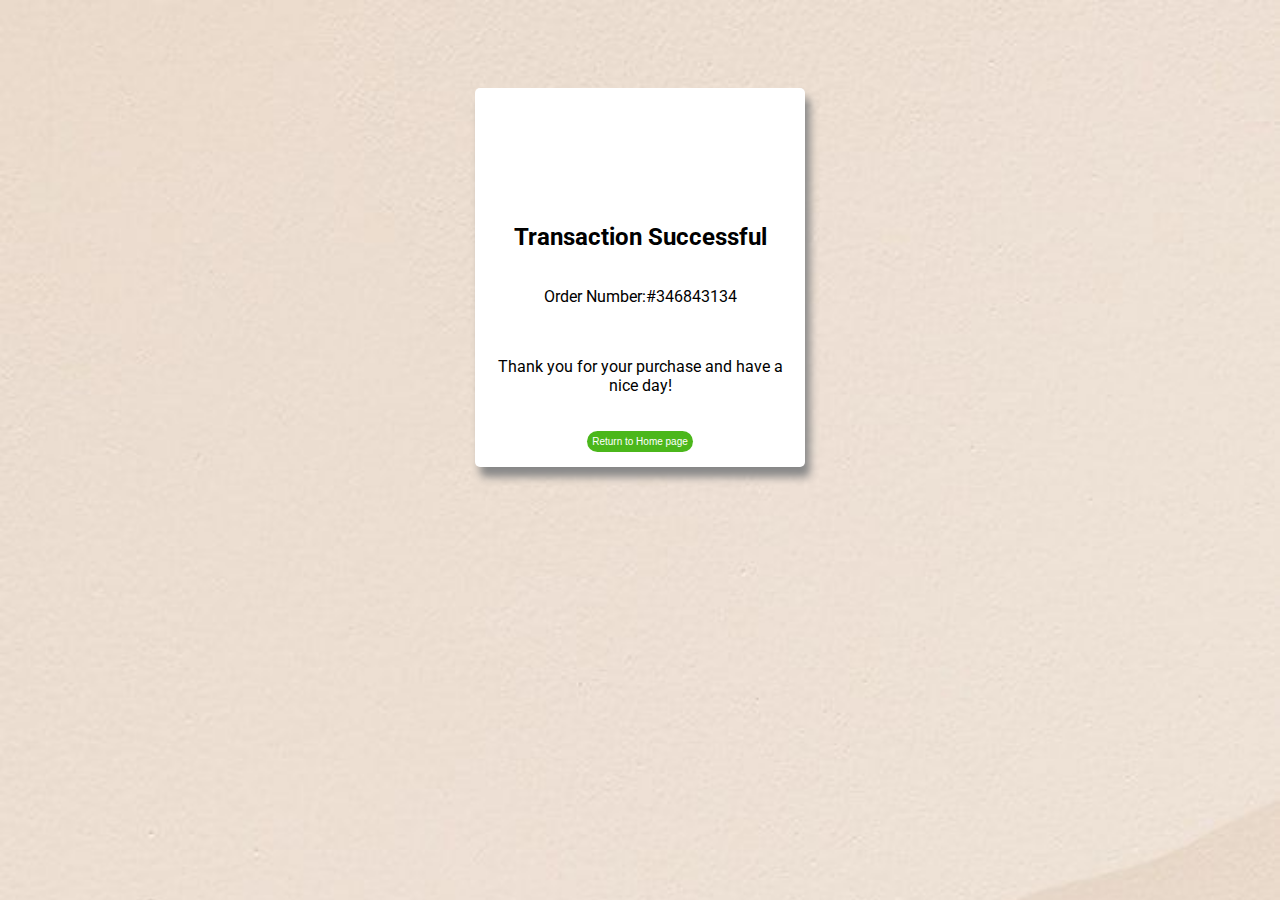
<file: purchasesuccessful.html>
<!DOCTYPE html>
<html lang="en">
<head>
    <meta charset="UTF-8">
    <meta http-equiv="X-UA-Compatible" content="IE=edge">
    <meta name="viewport" content="width=device-width, initial-scale=1.0">
    <title>Document</title>
    <link rel="stylesheet" href="paymentsuccessful.css">
    <link rel="preconnect" href="https://fonts.googleapis.com">
<link rel="preconnect" href="https://fonts.gstatic.com" crossorigin>
<link href="https://fonts.googleapis.com/css2?family=Roboto:wght@300&display=swap" rel="stylesheet">
</head>
<body>
   <div class="container">
       <div class="parent">
           <div class="success-animation">
               <svg class="checkmark" xmlns="http://www.w3.org/2000/svg" viewBox="0 0 52 52"><circle class="checkmark__circle" cx="26" cy="26" r="25" fill="none" /><path class="checkmark__check" fill="none" d="M14.1 27.2l7.1 7.2 16.7-16.8" /></svg>
            </div>
            <h2>Transaction Successful</h2>
            <p>Order Number:#346843134</p><br>
            <p>Thank you for your purchase and have a nice day!</p><br>
            <form action="index.html" method="post" target="_self">
                <button type="submit">
                    Return to Home page
                </button>
            </form>
        </div>
    </div>
    </body>
</html>
</file>
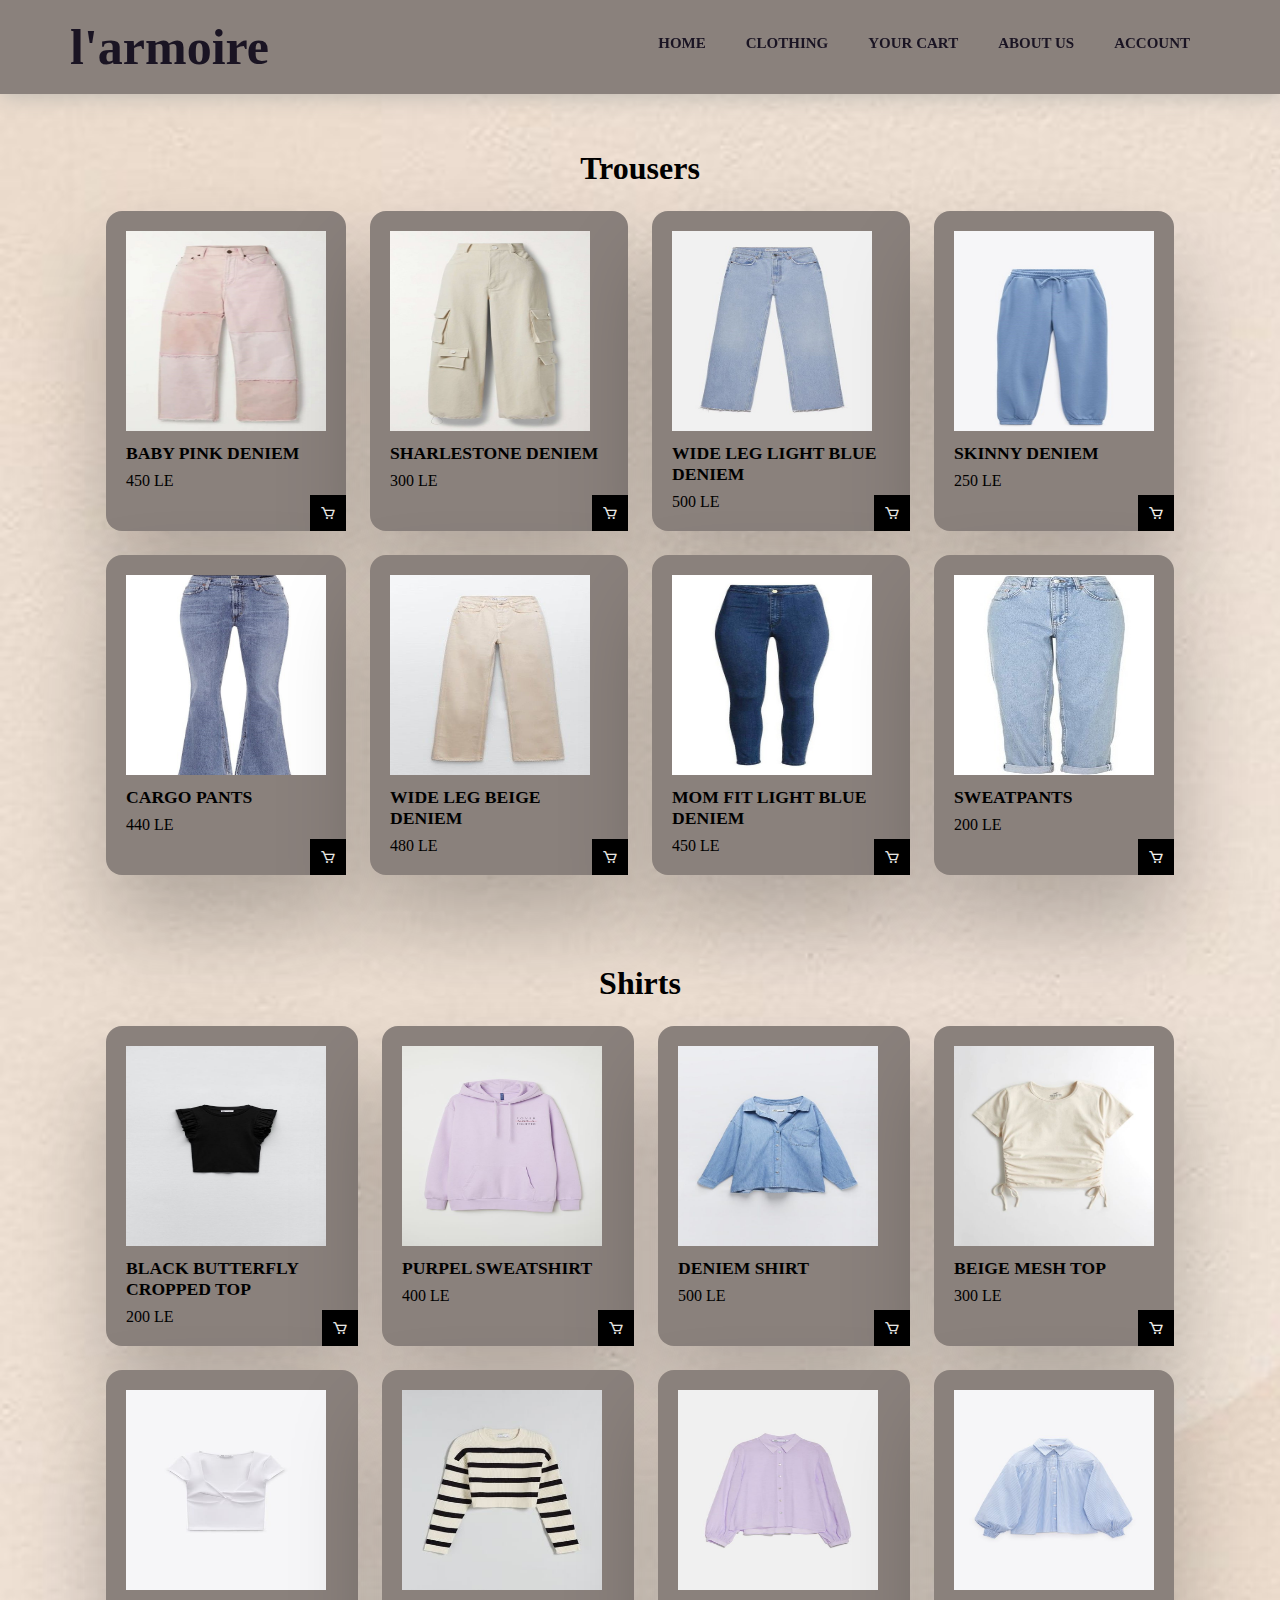
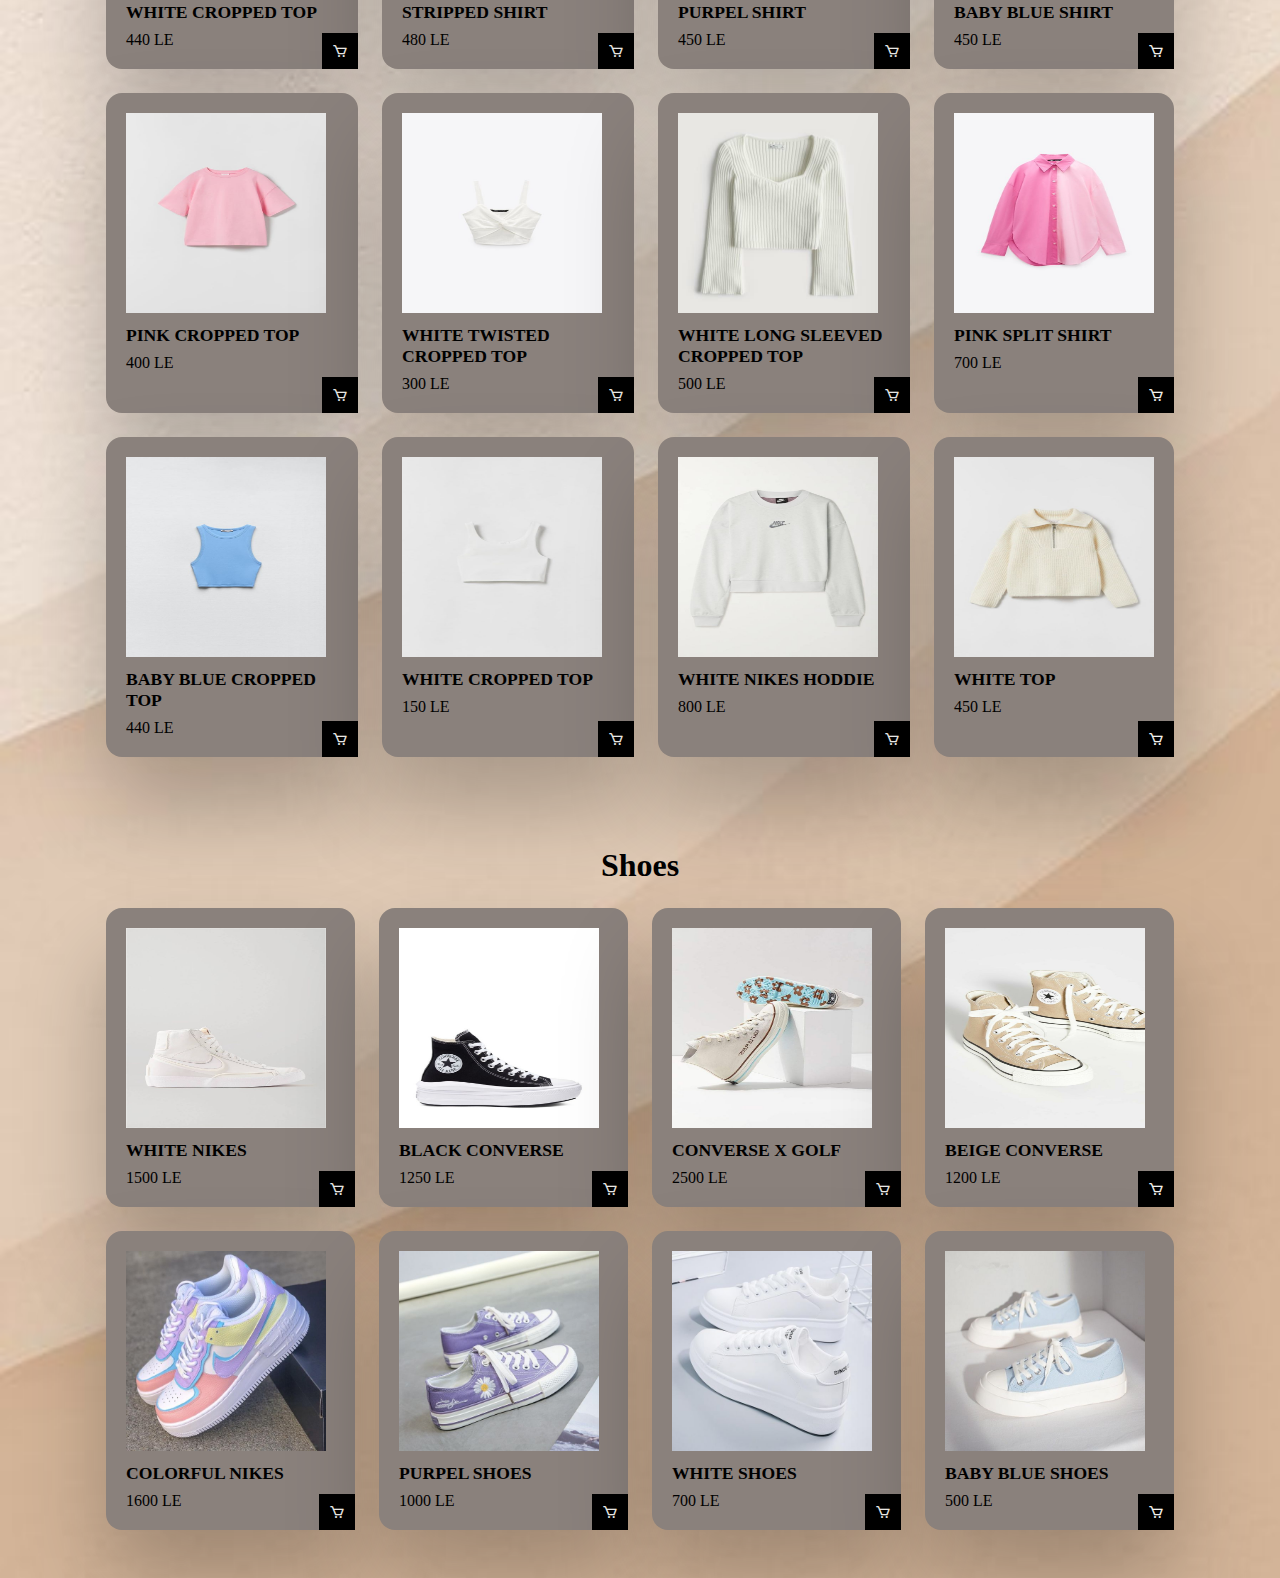
<file: Women.html>
<!DOCTYPE html>
<html>
    <head>
        <meta  charset="utf-8">
        <meta http-equiv="X-UA-Compatible" content="IE-edge">
        <meta name="viewport" content="width=device-width,initialscale=0.1">
        <title> Women's Section </title>
        <link rel="stylesheet" href="Women.css">
        <link rel="preconnect" href="https://fonts.googleapis.com">
        <!-- fonts -->
        <link rel="preconnect" href="https://fonts.gstatic.com" crossorigin>    
        <link href="https://fonts.googleapis.com/css2?family=Poppins:wght@400;500;600;700&display=swap" rel="stylesheet">
         <!-- for icons -->
        <link href='https://unpkg.com/boxicons@2.1.1/css/boxicons.min.css' rel="stylesheet">
        
         <link href="https://fonts.googleapis.com/css2?family=Roboto+Slab&display=swap" rel="stylesheet">
    <link rel="stylesheet"
          href="https://cdnjs.cloudflare.com/ajax/libs/font-awesome/6.2.1/css/all.min.css">
        
    </head>
    <body>
        <nav>
        <h2>l'armoire</h2>
        <div class="nav-links">
            <ul class="menu">
                <li>  <a href="index.html" class="active "> Home</a> </li>
                <li>
                    <a href="#" class="active "> Clothing</a>
                    <div class="sub-menu-1">
                        <ul>
                            <li><a href="man.html"> Men Clothes</a> </li>
                            <li> <a href="Women.html"> Women Clothes</a> </li>
                            <li><a href="Children.html"> Children Clothes</a> </li>
                        </ul>
                    </div>
                </li>
                <li><a href="yourcart.html">Your Cart</a> </li>
                <li><a href="About-Us.html"> about us </a> </li>
                <li>
                    <a href="#" class="active ">Account</a>
                    <div class="sub-menu-1">
                        <ul>
                            <li><a href="loginandregister.html"> Log in </a> </li>
                        </ul>
                        <ul>
                            <li>
                                <a href="index.html"> Log Out </a>
                            </li>
                        </ul>
                    </div>
                </li>
            </ul>
        </div>
        <div class="menu-icon">
            <i class="fa-solid fa-bars"></i>
        </div>
    </nav>
          <!--shop-->
          <section id="Pants" class="shop container">
            <!--Trousers Section-->
            <h2 class="section-title"> Trousers </h2>
            <div class="shop-content">
                <div class="product-box"> 
                    <img src="Women's Pants/pants (1).jpg" alt="product" class="product-img">
                    <h2 class="product-title">Baby Pink Deniem</h2>
                    <span class="price">450 LE</span>
                    <i class='bx bx-cart add-cart'></i>
                </div>
                <div class="product-box">
                    <img src="Women's Pants/pants (5).jpg" alt="product" class="product-img">
                    <h2 class="product-title">Sharlestone Deniem</h2>
                    <span class="price">300 LE</span>
                    <i class='bx bx-cart add-cart'></i>
                </div>
                <div class="product-box">
                    <img src="Women's Pants/pants (3).jpg" alt="product" class="product-img">
                    <h2 class="product-title">Wide Leg Light Blue Deniem</h2>
                    <span class="price">500 LE</span>
                    <i class='bx bx-cart add-cart'></i>
                </div>
                <div class="product-box">
                    <img src="Women's Pants/pants (8).jpg" alt="product" class="product-img">
                    <h2 class="product-title">Skinny Deniem</h2>
                    <span class="price">250 LE</span>
                    <i class='bx bx-cart add-cart'></i>
                </div>
                <div class="product-box">
                    <img src="Women's Pants/pants (2).jpg" alt="product" class="product-img">
                    <h2 class="product-title">Cargo Pants</h2>
                    <span class="price">440 LE</span>
                    <i class='bx bx-cart add-cart'></i>
                </div>
                <div class="product-box">
                    <img src="Women's Pants/pants (6).jpg" alt="product" class="product-img">
                    <h2 class="product-title">Wide Leg Beige Deniem</h2>
                    <span class="price">480 LE</span>
                    <i class='bx bx-cart add-cart'></i>
                </div>
                <div class="product-box">
                    <img src="Women's Pants/pants (4).jpg" alt="product" class="product-img">
                    <h2 class="product-title"> Mom Fit Light Blue Deniem </h2>
                    <span class="price">450 LE</span>
                    <i class='bx bx-cart add-cart'></i>
                </div>
                <div class="product-box">
                    <img src="Women's Pants/pants (7).jpg" alt="product" class="product-img">
                    <h2 class="product-title">SweatPants</h2>
                    <span class="price">200 LE</span>
                    <i class='bx bx-cart add-cart'></i>
                </div>
            </div>
            <br><br>
            <!--Shirts Section-->
            <h2 class="section-title"> Shirts </h2>
            <div class="shop-content">
                <div class="product-box"> 
                    <img src="Women's Shrits/shirts (1).jpg" alt="product" class="product-img">
                    <h2 class="product-title">Black Butterfly Cropped Top</h2>
                    <span class="price">200 LE</span>
                    <i class='bx bx-cart add-cart'></i>
                </div>
                <div class="product-box">
                    <img src="Women's Shrits/shirts (2).jpg" alt="product" class="product-img">
                    <h2 class="product-title">Purpel Sweatshirt</h2>
                    <span class="price">400 LE</span>
                    <i class='bx bx-cart add-cart'></i>
                </div>
                <div class="product-box">
                    <img src="Women's Shrits/shirts (3).jpg" alt="product" class="product-img">
                    <h2 class="product-title">Deniem Shirt</h2>
                    <span class="price">500 LE</span>
                    <i class='bx bx-cart add-cart'></i>
                </div>
                <div class="product-box">
                    <img src="Women's Shrits/shirts (4).jpg" alt="product" class="product-img">
                    <h2 class="product-title">Beige Mesh Top</h2>
                    <span class="price">300 LE</span>
                    <i class='bx bx-cart add-cart'></i>
                </div>
                <div class="product-box">
                    <img src="Women's Shrits/shirts (5).jpg" alt="product" class="product-img">
                    <h2 class="product-title">White Cropped Top</h2>
                    <span class="price">440 LE</span>
                    <i class='bx bx-cart add-cart'></i>
                </div>
                <div class="product-box">
                    <img src="Women's Shrits/shirts (6).jpg" alt="product" class="product-img">
                    <h2 class="product-title">Stripped Shirt</h2>
                    <span class="price">480 LE</span>
                    <i class='bx bx-cart add-cart'></i>
                </div>
                <div class="product-box">
                    <img src="Women's Shrits/shirts (7).jpg" alt="product" class="product-img">
                    <h2 class="product-title">Purpel Shirt</h2>
                    <span class="price">450 LE</span>
                    <i class='bx bx-cart add-cart'></i>
                </div>
                <div class="product-box">
                    <img src="Women's Shrits/shirts (8).jpg" alt="product" class="product-img">
                    <h2 class="product-title">Baby Blue Shirt</h2>
                    <span class="price">450 LE</span>
                    <i class='bx bx-cart add-cart'></i>
                </div>
                <div class="product-box"> 
                    <img src="Women's Shrits/shirts (9).jpg" alt="product" class="product-img">
                    <h2 class="product-title">Pink Cropped Top</h2>
                    <span class="price">400 LE</span>
                    <i class='bx bx-cart add-cart'></i>
                </div>
                <div class="product-box">
                    <img src="Women's Shrits/shirts (10).jpg" alt="product" class="product-img">
                    <h2 class="product-title">White Twisted Cropped Top</h2>
                    <span class="price">300 LE</span>
                    <i class='bx bx-cart add-cart'></i>
                </div>
                <div class="product-box">
                    <img src="Women's Shrits/shirts (11).jpg" alt="product" class="product-img">
                    <h2 class="product-title">White Long Sleeved Cropped Top</h2>
                    <span class="price">500 LE</span>
                    <i class='bx bx-cart add-cart'></i>
                </div>
                <div class="product-box">
                    <img src="Women's Shrits/shirts (12).jpg" alt="product" class="product-img">
                    <h2 class="product-title">Pink Split Shirt</h2>
                    <span class="price">700 LE</span>
                    <i class='bx bx-cart add-cart'></i>
                </div>
                <div class="product-box">
                    <img src="Women's Shrits/shirts (13).jpg" alt="product" class="product-img">
                    <h2 class="product-title">Baby Blue Cropped Top</h2>
                    <span class="price">440 LE</span>
                    <i class='bx bx-cart add-cart'></i>
                </div>
                <div class="product-box">
                    <img src="Women's Shrits/shirts (14).jpg" alt="product" class="product-img">
                    <h2 class="product-title">White Cropped Top</h2>
                    <span class="price">150 LE</span>
                    <i class='bx bx-cart add-cart'></i>
                </div>
                <div class="product-box">
                    <img src="Women's Shrits/shirts (15).jpg" alt="product" class="product-img">
                    <h2 class="product-title">White Nikes Hoddie</h2>
                    <span class="price">800 LE</span>
                    <i class='bx bx-cart add-cart'></i>
                </div>
                <div class="product-box">
                    <img src="Women's Shrits/shirts (16).jpg" alt="product" class="product-img">
                    <h2 class="product-title">White Top</h2>
                    <span class="price">450 LE</span>
                    <i class='bx bx-cart add-cart'></i>
                </div>
            </div>
            <br><br> 
            <h2 class="section-title"> Shoes </h2>
            <div class="shop-content">
                <div class="product-box"> 
                    <img src="Women's Shoes/shoes (1).jpg" alt="product" class="product-img">
                    <h2 class="product-title">White Nikes</h2>
                    <span class="price">1500 LE</span>
                    <i class='bx bx-cart add-cart'></i>
                </div>
                <div class="product-box">
                    <img src="Women's Shoes/shoes (2).jpg" alt="product" class="product-img">
                    <h2 class="product-title">Black Converse</h2>
                    <span class="price">1250 LE</span>
                    <i class='bx bx-cart add-cart'></i>
                </div>
                <div class="product-box">
                    <img src="Women's Shoes/shoes (3).jpg" alt="product" class="product-img">
                    <h2 class="product-title">Converse X Golf</h2>
                    <span class="price">2500 LE</span>
                    <i class='bx bx-cart add-cart'></i>
                </div>
                <div class="product-box">
                    <img src="Women's Shoes/shoes (4).jpg" alt="product" class="product-img">
                    <h2 class="product-title">Beige Converse</h2>
                    <span class="price">1200 LE</span>
                    <i class='bx bx-cart add-cart'></i>
                </div>
                <div class="product-box">
                    <img src="Women's Shoes/shoes (5).jpg" alt="product" class="product-img">
                    <h2 class="product-title">Colorful Nikes</h2>
                    <span class="price">1600 LE</span>
                    <i class='bx bx-cart add-cart'></i>
                </div>
                <div class="product-box">
                    <img src="Women's Shoes/shoes (6).jpg" alt="product" class="product-img">
                    <h2 class="product-title">Purpel shoes</h2>
                    <span class="price">1000 LE</span>
                    <i class='bx bx-cart add-cart'></i>
                </div>
                <div class="product-box">
                    <img src="Women's Shoes/shoes (7).jpg" alt="product" class="product-img">
                    <h2 class="product-title">White Shoes</h2>
                    <span class="price">700 LE</span>
                    <i class='bx bx-cart add-cart'></i>
                </div>
                <div class="product-box">
                    <img src="Women's Shoes/shoes (8).jpg" alt="product" class="product-img">
                    <h2 class="product-title">Baby Blue Shoes</h2>
                    <span class="price">500 LE</span>
                    <i class='bx bx-cart add-cart'></i>
                </div>
            </div>
        </section>
      <script>
        var menuIcon = document.querySelector(".menu-icon");
        var navLinks = document.querySelector(".nav-links");

        menuIcon.addEventListener('click', function () {
            navLinks.classList.toggle('d-flex');
        })
    </script>
    </body>
</html>
</file>
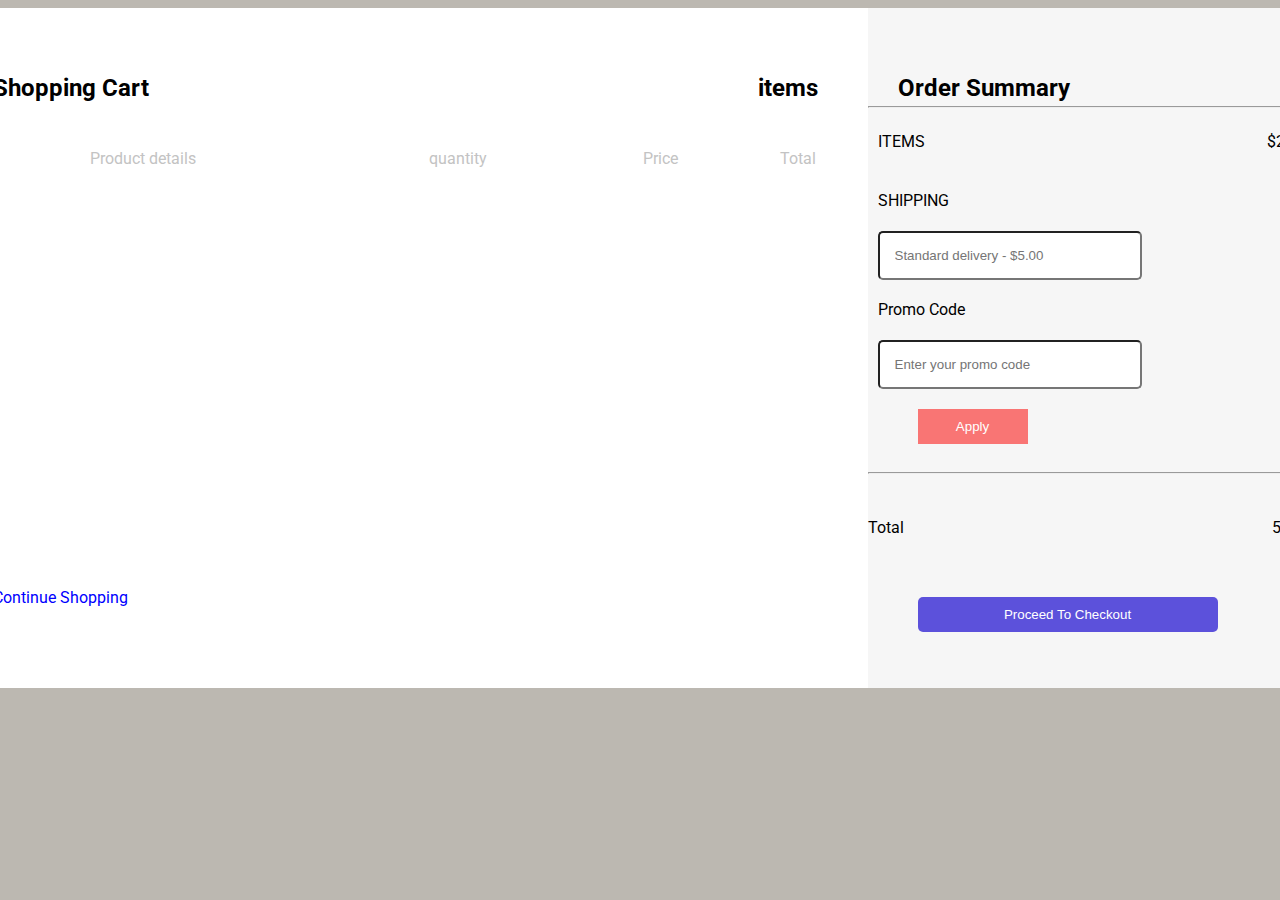
<file: yourcart.html>
<!DOCTYPE html>
<html lang="en">
  <head>
    <meta charset="UTF-8" />
    <meta http-equiv="X-UA-Compatible" content="IE=edge" />
    <meta name="viewport" content="width=device-width, initial-scale=1.0" />
    <title>your cart</title>
    <link rel="stylesheet" href="/yourcart.css" />
    <link
      href="https://fonts.googleapis.com/css2?family=Roboto:wght@300&display=swap"
      rel="stylesheet"
    />
  </head>
  <body>
    <div class="container">
      <div class="shoppingcart">
        <h2>Shopping Cart</h2>
        <h2 class="items">items</h2>
        <p class="pd">Product details</p>
        <p class="q">quantity</p>
        <p class="p">Price</p>
        <p class="t">Total</p>
        <a href="index.html">Continue Shopping</a>
      </div>
      <div class="ordersummary">
        <h2>Order Summary</h2>
        <hr />
        <div class="ITS">
          <p class="its">ITEMS</p>
          <p class="ct">$230</p>
        </div>
        <label for="shipping">SHIPPING</label>
        <br><br>
    <input list="shipping" placeholder="Standard delivery - $5.00">  
    <datalist id="shipping">
        <option value="Express Delivery- $10.00"></option>
        <option value="Standard delivery - $5.00"></option>
    </datalist>
    <br><br>
    <label for="promo ">Promo Code</label><br><br>
    <input type="text" name="promo" id="promo" placeholder="Enter your promo code">
    <br><br>
    <button>Apply</button>
    <br><br>
    <hr>
    <br>
    <div class="tot">
        <p class="tot">Total</p>
        <p class="do">550$</p>
    </div>
    <br>
    <form action="Payment.html" method="post">
        <button type="submit" id="ch">Proceed To Checkout</button>
    </form>
    <br>
    </div>
    </div>
  </body>
</html>
</file>
<file: StyleSheet.css>
BODY {
    background-image: url(images/background.jpg);
    background-size: cover;
}
* {
    box-sizing: border-box;
    padding:0;
    margin:0;
}

:root {
    --darkBrown: #1a1423;
    --brownColor: #463f3a;
    --brownishColor: #8a817c;
    --beigeColor: #bcb8b1;
    --dustyColor: #f4f3ee;
    --nudeColor: #e0afa0;
}

ul {
    list-style: none;
}

a {
    text-decoration: none;
}

nav {
    display: flex;
    align-items: center;
    justify-content: space-between;
    padding:0 70px;
    background-color: var(--brownishColor);
    box-shadow: 2px 2px 20px var(--beigeColor);
    z-index: 1;
    width: 100%;
    position: fixed;
    left: 0px;
    top: 0px;
}
nav h2{
    font-size:50px;
    font-weight:900;
    margin:18px;
    margin-left:0;
    color:var(--darkBrown);
}
nav ul {
    display: flex;
    margin: 0px;
    padding: 0px;
}
nav ul li a {
    height: 50px;
    line-height: 43px;
    margin: 8px;
    padding: 0px 12px;
    display: flex;
    font-size: 15px;
    text-transform: uppercase;
    font-weight: 900;
    color: var(--darkBrown);
    transition: 0.3s ease-in-out;
}
nav ul li a:hover {
    border-radius: 8px;
    background-color: var(--dustyColor);
    color: var(--darkBrown);
    box-shadow: 2px 2px 2px var(--beigeColor);
}
.sub-menu-1 {
    display: none;
    z-index: 1000;
}

nav ul li:hover .sub-menu-1 {
    display: block;
    position: absolute;
    margin-top: -5px;
    background-color: var(--nudeColor);
    margin-left: -10px;
    border-radius:8px;
}

nav ul li:hover .sub-menu-1 ul {
    display: block;
    margin: 10px;
}

.menu-icon {
    font-size: 40px;
    position: absolute;
    top:24px;
    right:25px;
    display:none;
}
/*header-text  styling*/
.header-content {
    align-items: center;
    justify-content: space-around;
    left: 50%;
    top: 50%;
    width: 90%;
}
.header-text {
    width: 750px;
    margin-top: 100px;
}
.header-text h1{
    font-size: 70px;
    color:var(--darkBrown);
    padding:30px;
    font-weight: 800;
    margin: 70px;
    margin-left: 2%;
    margin-bottom:0;
}
.header-text span{
    color:var(--brownishColor);
}
.header-text p {
    font-size:25px;
    color: var(--brownColor);
    padding-left:40px;
}

.header-btn {
    width: 160px;
    height: 40px;
    display: flex;
    align-items: center;
    margin-left: 2%;
    justify-content: center;
    background-color: var(--nudeColor);
    box-shadow: 2px 2px 2px var(--beigeColor);
    text-transform: uppercase;
    transition: 0.3s ease-in-out;
    margin-top: 50px;
    border-radius: 8px;
    color: var(--darkBrown);
}
.header-btn:hover{
    background-color: var(--dustyColor);
    color: var(--darkBrown);
    box-shadow: 2px 2px 2px var(--beigeColor);
}


.slider {
    width: 700px;
    height: 600px;
    border-radius: 25px;
    overflow: hidden;
    position: absolute;
    top: 100px;
    right: 50px;
    margin-top:15px;
}
.slides {
    width: 1300px;
    height: 1300px;
    display: flex;
}
.slides input {
    display: none;
}

.slide {
    width: 60%;
    transition: 2s;
    background-size: cover;
}
.slide img{
    width: 800px;
    height: 560px;
}


.navigation-manual {
    position: absolute;
    width: 900px;
    margin-bottom: -40px;
    display: flex;
    justify-content: center;
}

.manual-btn {
    border: 2px solid black;
    padding: 5px;
    border-radius: 10px;
    cursor: pointer;
    transition: 1s;
}


    .manual-btn:not(:last-child) {
        margin-right: 40px; /* dont change*/
    }

    .manual-btn:hover {
        background: var(--dustyColor);
    }



#radio1:checked ~ .first {
    margin-left: 0;
}

#radio2:checked ~ .first {
    margin-left: -60%;
}

#radio3:checked ~ .first {
    margin-left: -120%;
}

#radio4:checked ~ .first {
    margin-left: -180%;
}


.navigation-auto {
    position: absolute;
    display: flex;
    width: 800px;
    justify-content:center;
    left:-30px;
    bottom:90px;
}

    .navigation-auto div {
        border: 2px solid rgb(255, 255, 255);
        padding: 5px;
        border-radius: 10px;
        transition: 2s;
    }

        .navigation-auto div:not(:last-child) {
            margin-right: 40px;
        }


#radio1:checked ~ .navigation-auto .auto-btn1 {
    background:var(--beigeColor);
}

#radio2:checked ~ .navigation-auto .auto-btn2 {
    background: var(--beigeColor);
}

#radio3:checked ~ .navigation-auto .auto-btn3 {
    background:var(--beigeColor);
}

#radio4:checked ~ .navigation-auto .auto-btn4 {
    background:var(--beigeColor);
}

/*about / explore*/


.about-heading h2 {
    margin-top:170px;
    margin-bottom:20px;
    font-size: 50px;
    color: var(--darkBrown);
    font-weight: 800;
    text-align: center;
}
.about-heading p {
    font-size: 20px;
    color: var(--darkBrown);
    font-weight: 400;
    text-align: center;
}

.table-about {
    display: grid;
    grid-template-columns: repeat(3,auto);
    grid-template-rows: repeat(auto);
    padding: 50px;
    padding-top:17px;
    gap: 40px;
}

.table-about h2{
    font-size:48px;
    margin-top:340px;
    color:var(--darkBrown);
    font-weight:700;
    text-align:center;
    text-shadow:2px 2px 2px var(--beigeColor);
}

.men {
    background-image: url(images/men.jfif);
    background-size: cover;
    border-radius: 14px;
    box-shadow: 0px 50px 90px 0px rgba(0, 0, 0, 0.25);
}
.women {
    background-image: url(images/women-category.jpeg);
    background-size: cover;
    border-radius: 14px;
    box-shadow: 0px 50px 90px 0px rgba(0, 0, 0, 0.25);
}
.kids {
    background-image: url(images/kids-category.jfif);
    background-size: cover;
    border-radius: 14px;
    box-shadow: 0px 50px 90px 0px rgba(0, 0, 0, 0.25);
}

.table-about a {
    width: 160px;
    height: 40px;
    display: flex;
    position:relative;
    top:-40px;
    right:-142px;
    align-items: center;
    justify-content: center;
    background-color: var(--nudeColor);
    box-shadow: 2px 2px 2px var(--beigeColor);
    text-transform: uppercase;
    transition: 0.3s ease-in-out;
    margin-top: 50px;
    border-radius: 8px;
    color: var(--darkBrown);
}
.table-about a:hover{
    border-radius: 8px;
    background-color: var(--dustyColor);
    color: var(--darkBrown);
    box-shadow: 2px 2px 2px var(--beigeColor);
}

/*footer styling*/
.footer{
    background-color:var(--brownColor);
    color:var(--dustyColor);
    display:flex;
    justify-content:space-between;
    padding:10px 60px;
}
.footer p{
    font-size:50px;
}
.footer .icons{
    display:flex;
    align-items:center;
    justify-content:center;
}
.footer i{
    color:var(--dustyColor);
    font-size:30px;
    padding:0 20px;
}

/*-----------*/
@media screen and (max-width:1000px){
    .menu-icon {
        display:block;
    }
    .nav-links{
        display:none;
        width:100%;
    }
    nav{
        flex-direction:column;
        align-items:flex-start;
    }
    nav ul{
        flex-direction:column;
    }
    nav ul li{
        width:100%;
        text-align:center;
    }
    
    .d-flex{
        display:flex;
    }

    .slider{
        display:none;
    }
    .table-about{
        display:flex;
        flex-direction:column;
    }
    .header-text h1{
        width:100%;
        display:flex;
        flex-direction:column;
        font-size:50px;
    }
    .header-text p {
        width:100%;
        display: flex;
        flex-direction: column;
        font-size: 20px;
    }
}
</file>
<file: About-Us.css>
* {
  text-align: center;
  box-sizing: border-box;
}
/*constant values */
:root{
    --mainfontstyle: inter;
    --darkBrown: #1a1423;
    --newcolor: #8a817c;
    --maincolor: #463f3a;
    --verylightcolor: #f4f3ee;
    --lightmaincolor: #e0afa0;
    --brownColor: #463f3a;
    --brownishColor: #8a817c;
    --beigeColor: #bcb8b1;
    --dustyColor: #f4f3ee;
    --nudeColor: #e0afa0;

} 
body {
  margin: 0;
  padding: 0;
  background-image: url(images/background.jpg);
  background-size: cover;
}

/*navbar*/

ul {
    list-style: none;
}

a {
    text-decoration: none;
}

nav {
    display: flex;
    align-items: center;
    justify-content: space-between;
    padding: 0 70px;
    background-color: var(--brownishColor);
    box-shadow: 2px 2px 20px var(--beigeColor);
    z-index: 1;
    width: 100%;
    position: fixed;
    left: 0px;
    top: 0px;
}

    nav h2 {
        font-size: 50px;
        font-weight: 900;
        margin: 18px;
        margin-left: 0;
        color: var(--darkBrown);
    }

    nav ul {
        display: flex;
        margin: 0px;
        padding: 0px;
    }

        nav ul li a {
            height: 50px;
            line-height: 43px;
            margin: 8px;
            padding: 0px 12px;
            display: flex;
            font-size: 15px;
            text-transform: uppercase;
            font-weight: 900;
            color: var(--darkBrown);
            transition: 0.3s ease-in-out;
        }

            nav ul li a:hover {
                border-radius: 8px;
                background-color: var(--dustyColor);
                color: var(--darkBrown);
                box-shadow: 2px 2px 2px var(--beigeColor);
            }

.sub-menu-1 {
    display: none;
    z-index: 1000;
}

nav ul li:hover .sub-menu-1 {
    display: block;
    position: absolute;
    margin-top: -5px;
    background-color: var(--nudeColor);
    margin-left: -10px;
    border-radius: 8px;
}

    nav ul li:hover .sub-menu-1 ul {
        display: block;
        margin: 10px;
    }

.menu-icon {
    font-size: 40px;
    position: absolute;
    top: 24px;
    right: 25px;
    display: none;
}


.wrapper{
    padding:50px;
}

/*end navbar*/

.head{
    color:var(--darkBrown);
    font-size:30px;
    padding:17px;
    padding-bottom:0;
}

h1{
    color: var(--maincolor);
    text-align: center;
    
}
main {
    margin-top: 20px;
    display: flex;
    flex-wrap: wrap;
    justify-content: space-evenly;
    align-items: center;
    height: 80vh;
}   
/* each member */
  .pic {
    width: 20%;
    height: 50%;
    margin: 10px;
    border-radius: 50%;
    text-align: center;
    position: relative;
    overflow: hidden;
    border: 6px var(--maincolor) ;
    border-style:double;
    transition: transform 1s 1s;
}
    img { 
    width: 100%;  
    transition: transform 1s 1s;
  }
  .pic > div {
    padding: 20px;
    padding-top: 50px;
    background-color: rgba(0, 0, 0, 0.4) ;
    position: absolute;
    top: 0%;
    left: 0%;
    height: 100%;
    width: 100%;
    transition: opacity 1s, transform 1s;
    opacity: 0;
  }
  
  .pic > div h3 {
    background-color:var(--lightmaincolor);
    position: relative;
    left: 120%;
    transition: left 1s 2s;
    width: 80%;
    border-radius: 40px;
    text-align: center;
    margin-left: 10%;
    font-weight: 600;
}
  .pic > div p {
    background-color:white;
    width: 60%;
    position: relative;
    right: 120%;
    border-radius: 40px;
    margin-left: 18%;
    text-align: center;
    transition: right 1s 2.5s;
}
  .pic > div a {
    position: relative;
    top: 120%;
    text-shadow: #ffff 3px;
    transition: top 1s 2.75s;

}
/*  Animation */
  .pic:hover .info {
    opacity: 1;
    transform: rotate(360deg);
  }
  .pic:hover img {
    transform: scale(1.1, 1.1);
}
  .pic:hover{
    transform: scale(1.1, 1.1);
  }

  .pic:hover .info h3 {
    left: 0;
  }
  .pic:hover .info p {
    right: 0;
  }
  .pic:hover .info a {
    top: 0;
  }
/* for tablet */
  @media screen and (max-width:1000px )and (min-width:621px){
    .pic{
      margin: 20px;
      width: 35vw;
      height: 45vh;
    }
  }
/* for phone*/
  @media screen and (max-width:620px ) {
    .pic{
      margin: 30px 65px ;
      width: 80%;
      height: 60%;
    }
     .menu-icon {
        display:block;
    }
    .nav-links{
        display:none;
        width:100%;
    }
    nav{
        flex-direction:column;
        align-items:flex-start;
    }
    nav ul{
        flex-direction:column;
    }
    nav ul li{
        width:100%;
        text-align:center;
    }
    .d-flex {
      display: flex;
  }
 
  }
</file>
<file: Children.css>
@import url('https://fonts.googleapis.com/css2?family=Poppins:wght@400;500;600;700&display=swap');
@import url('https://fonts.googleapis.com/css2?family=Poppins:ital,wght@0,100;0,200;0,300;0,400;0,500;0,600;0,700;0,800;0,900;1,100;1,200;1,300;1,400;1,500;1,600;1,700;1,800;1,900&family=Shadows+Into+Light&display=swap');

* {
    /*font-family: 'Poppins', sans-serif;*/
    margin: 0;
    padding: 0;
    scroll-padding-top: 32px;
    scroll-behavior: smooth;
    box-sizing: border-box;
    list-style: none;
    text-decoration: none;
}

:root {
    --main-color: #769cb4;
    --text-color: #000000;
    --bg-color: #f2f0ed;
    --header-color: #e0afa0;
    --outline-color: #a28f83;
    --additional-color: #d9cebf;
    --darkBrown: #1a1423;
    --brownColor: #463f3a;
    --brownishColor: #8a817c;
    --beigeColor: #bcb8b1;
    --dustyColor: #f4f3ee;
    --nudeColor: #e0afa0;
}

body {
    color: var(--text-color);
    background-image: url(images/background.jpg);
    background-size: cover;
}

.container {
    max-width: 1068px;
    margin: auto;
    width: 100%;
}

img {
    width: 100%;
}

/*navbar*/

ul {
    list-style: none;
}

a {
    text-decoration: none;
}

nav {
    display: flex;
    align-items: center;
    justify-content: space-between;
    padding: 0 70px;
    background-color: var(--brownishColor);
    box-shadow: 2px 2px 20px var(--beigeColor);
    z-index: 1;
    width: 100%;
    position: fixed;
    left: 0px;
    top: 0px;
}

    nav h2 {
        font-size: 50px;
        font-weight: 900;
        margin: 18px;
        margin-left: 0;
        color: var(--darkBrown);
    }

    nav ul {
        display: flex;
        margin: 0px;
        padding: 0px;
    }

        nav ul li a {
            height: 50px;
            line-height: 43px;
            margin: 8px;
            padding: 0px 12px;
            display: flex;
            font-size: 15px;
            text-transform: uppercase;
            font-weight: 900;
            color: var(--darkBrown);
            transition: 0.3s ease-in-out;
        }

            nav ul li a:hover {
                border-radius: 8px;
                background-color: var(--dustyColor);
                color: var(--darkBrown);
                box-shadow: 2px 2px 2px var(--beigeColor);
            }

.sub-menu-1 {
    display: none;
    z-index: 1000;
}

nav ul li:hover .sub-menu-1 {
    display: block;
    position: absolute;
    margin-top: -5px;
    background-color: var(--nudeColor);
    margin-left: -10px;
    border-radius: 8px;
}

    nav ul li:hover .sub-menu-1 ul {
        display: block;
        margin: 10px;
    }

.menu-icon {
    font-size: 40px;
    position: absolute;
    top: 24px;
    right: 25px;
    display: none;
}

/*end navbar*/

section {
    padding: 64px 0 48px;
}

.section-title {
    padding-top: 30px;
    font-size: 32px;
    font-weight: 700;
    text-align: center;
    margin: 24px;
}

.shop {
    margin-top: 32px;
}

.shop-content {
    display: grid;
    grid-template-columns: repeat(auto-fit,minmax(220px,auto));
    gap: 24px;
}

.product-box {
    position: relative;
    padding: 20px;
    background-color: var(--brownishColor);
    box-shadow: 0px 50px 90px 0px rgba(0, 0, 0, 0.25);
    border-radius: 16px;
}

    .product-box:hover {
        border: 1px solid var(--text-color);
        background: linear-gradient(135deg,#e0afa0, #8a817c);
        transition: 0.4s;
    }

.product-img {
    width: 100%;
    height: auto;
    margin-bottom: 8px;
}

.product-title {
    font-size: 17.6px;
    font-weight: 600;
    text-transform: uppercase;
    margin-bottom: 8px;
}

.price {
    font-weight: 500;
}

.add-cart {
    position: absolute;
    bottom: 0;
    right: 0;
    background: var(--text-color);
    color: var(--bg-color);
    padding: 10px;
    cursor: pointer;
}

    .add-cart:hover {
        background: hsl(249,32%,17%);
    }

.product-img {
    height: 200px;
    width: 200px;
}

@media screen and (max-width:1000px) {
    .menu-icon {
        display: block;
    }

    .nav-links {
        display: none;
        width: 100%;
    }

    nav {
        flex-direction: column;
        align-items: flex-start;
    }

        nav ul {
            flex-direction: column;
        }

            nav ul li {
                width: 100%;
                text-align: center;
            }

    .d-flex {
        display: flex;
    }
}
</file>
<file: loginandregister.css>
* {
    padding: 0;
    margin: 0;
    box-sizing: border-box;
    /* align-items: center; */
}

:root {
    --mainColor: #463f3a;
    --boxandbtnColor: #8a817c;
    --darkBrown: #1a1423;
    --brownColor: #463f3a;
    --brownishColor: #8a817c;
    --beigeColor: #bcb8b1;
    --dustyColor: #f4f3ee;
    --nudeColor: #e0afa0;
}

body {
    background-image: url(images/background.jpg);
    background-size: cover;
}
.main{
    padding-top:70px;
}


/*navbar*/
:root {
    --darkBrown: #1a1423;
    --brownColor: #463f3a;
    --brownishColor: #8a817c;
    --beigeColor: #bcb8b1;
    --dustyColor: #f4f3ee;
    --nudeColor: #e0afa0;
}

ul {
    list-style: none;
}

a {
    text-decoration: none;
}

nav {
    display: flex;
    align-items: center;
    justify-content: space-between;
    padding: 0 70px;
    background-color: var(--brownishColor);
    box-shadow: 2px 2px 20px var(--beigeColor);
    z-index: 1;
    width: 100%;
    position: fixed;
    left: 0px;
    top: 0px;
}

nav h2 {
    font-size: 50px;
    font-weight: 900;
    margin: 18px;
    margin-left: 0;
    color: var(--darkBrown);
}

nav ul {
    display: flex;
    margin: 0px;
    padding: 0px;
}

nav ul li a {
    height: 50px;
    line-height: 43px;
    margin: 8px;
    padding: 0px 12px;
    display: flex;
    font-size: 15px;
    text-transform: uppercase;
    font-weight: 900;
    color: var(--darkBrown);
    transition: 0.3s ease-in-out;
}

nav ul li a:hover {
    border-radius: 8px;
    background-color: var(--dustyColor);
    color: var(--darkBrown);
    box-shadow: 2px 2px 2px var(--beigeColor);
}

.sub-menu-1 {
    display: none;
    z-index: 1000;
}

nav ul li:hover .sub-menu-1 {
    display: block;
    position: absolute;
    margin-top: -5px;
    background-color: var(--nudeColor);
    margin-left: -10px;
    border-radius: 8px;
}

nav ul li:hover .sub-menu-1 ul {
    display: block;
    margin: 10px;
}

.menu-icon {
    font-size: 40px;
    position: absolute;
    top: 24px;
    right: 25px;
    display: none;
}


/*endnav*/


.bckgrnd{
    height: 100%;
    width: 100%;
    position: absolute;
}

.form-box {
    width: 380px;
    height: 480px;
    position: relative;
    background-color: white;
    padding: 6px;
    margin: 5% auto;
    border-radius: 30px;
    overflow: hidden;
}

.button-box {
    width: 220px;
    margin: 5% auto;
    border-radius: 30px;
    border: 3px solid var(--boxandbtnColor);
    position: relative;
}

.switchingBtn {
    padding: 10px 30px ;
    position: relative;
    /*when hovering curser is in the shape of a pointer*/
    cursor: pointer;
    background: transparent;
    border: none;
}

#btn {
    top: 0;
    left: 0;
    position: absolute;
    width: 110px;
    height: 100%;
    border-radius: 30px;
    background-color: var(--boxandbtnColor);
    transition: 0.5s;
}

.input-group {
    top: 150px;
    left: 15%;
    position: absolute;
    width: 280px;
    transition: 0.5s;
}

.input-field {
    width: 100%;
    padding: 10px 1px;
    margin: 5px;
    border-left: 0;
    border-top: 0;
    border-right: 0;
    border-bottom: 1px solid gray;
    /*to take its background color*/
    background-color: transparent;
}
.input-field:hover {
    border-left: 0;
    border-top: 0;
    border-right: 0;
    border-bottom: 1px solid black;
}
.checkbx{
    margin: 0 5px 30px ;
    cursor: pointer;
    accent-color:var(--dustyColor);
}
span{
    color: #888;
    font-size: 13px;
    position: absolute;

}
.subbtn{
    color: aliceblue;
    width: 85%;
    padding: 10px 30px;
    cursor: pointer;
    display: block;
    margin: auto;
    border: 0;
    background:var(--mainColor);
    border-radius: 30px;
    transition: 0.7s ease;
    animation-duration: 2s;
}
.subbtn:hover {
    background-color: #8a817c;
    transform:  rotateY(360deg) scale(1.1);
}
p{
    text-align: center;
    font-size: 20px;
    font-style: italic;
}
#login{
    left: 50px;

}
#register{
    left: 450px;

}


/*-----------*/
@media screen and (max-width:1000px){
    .menu-icon {
        display:block;
    }
    .nav-links{
        display:none;
        width:100%;
    }
    nav{
        flex-direction:column;
        align-items:flex-start;
    }
    nav ul{
        flex-direction:column;
    }
    nav ul li{
        width:100%;
        text-align:center;
    }
    
    .d-flex{
        display:flex;
    }
}
</file>
<file: Payment.css>
*{
    padding:0;
    margin:0;
    box-sizing:border-box;
}

:root {
    --marginleft: 20px;
    --darkBrown: #1a1423;
    --brownColor: #463f3a;
    --brownishColor: #8a817c;
    --beigeColor: #bcb8b1;
    --dustyColor: #f4f3ee;
    --nudeColor: #e0afa0;
}

body {
    background-image: url(images/background.jpg);
    background-size: cover;
    /*font-family: 'Kanit', sans-serif;*/
}

/*navbar*/

ul {
    list-style: none;
}

a {
    text-decoration: none;
}

nav {
    display: flex;
    align-items: center;
    justify-content: space-between;
    padding: 0 70px;
    background-color: var(--brownishColor);
    box-shadow: 2px 2px 20px var(--beigeColor);
    z-index: 1;
    width: 100%;
    position: fixed;
    left: 0px;
    top: 0px;
}

    nav h2 {
        font-size: 50px;
        font-weight: 900;
        margin: 18px;
        margin-left: 0;
        color: var(--darkBrown);
    }

    nav ul {
        display: flex;
        margin: 0px;
        padding: 0px;
    }

        nav ul li a {
            height: 50px;
            line-height: 43px;
            margin: 8px;
            padding: 0px 12px;
            display: flex;
            font-size: 15px;
            text-transform: uppercase;
            font-weight: 900;
            color: var(--darkBrown);
            transition: 0.3s ease-in-out;
        }

            nav ul li a:hover {
                border-radius: 8px;
                background-color: var(--dustyColor);
                color: var(--darkBrown);
                box-shadow: 2px 2px 2px var(--beigeColor);
            }

.sub-menu-1 {
    display: none;
    z-index: 1000;
}

nav ul li:hover .sub-menu-1 {
    display: block;
    position: absolute;
    margin-top: -5px;
    background-color: var(--nudeColor);
    margin-left: -10px;
    border-radius: 8px;
}

    nav ul li:hover .sub-menu-1 ul {
        display: block;
        margin: 10px;
    }

.menu-icon {
    font-size: 40px;
    position: absolute;
    top: 24px;
    right: 25px;
    display: none;
}

/*end navbar*/


h2 {
   
    margin-left: var(--marginleft);
    color:var(--darkBrown);
}

.parent {
    display: grid;
    grid-template-columns: repeat(2,auto);
    grid-template-areas: "paymentdetails yourcart";
    border-radius: 10px;
    padding: 120px;
    margin-top:50px;
}

.paymentdetails {
    background-color: #FFFFFF;
    grid-area: paymentdetails;
    border-radius: 10px 0 0 10px;
}

label {
    margin-left: var(--marginleft);
}

.yourcart {
    grid-area: yourcart;
    background-color: #F8FAFB;
    border-radius: 0 10px 10px 0;
}

#cvc {
    margin-left: 70px;
}

input {
    border: none;
    border-bottom: #E3E6E9;
    border: 5px;
    margin-left: var(--marginleft );
    margin-bottom: 20px;
    padding: 10px;
}

button {
    color: white;
    border-radius: 20px;
    background-color: #4bb71b;
    padding: 10px;
    border: none;
    margin-left: 150px;
    margin-bottom: 30px;
}

input:hover {
    cursor: auto;
    background-color: #E3E6E9;
    border-radius: 5px;
}

button:hover {
    background-color: #444A4D;
    color: white;
    cursor: pointer;
}


@media screen and (max-width:1000px){
    .menu-icon {
        display:block;
    }
    .nav-links{
        display:none;
        width:100%;
    }
    nav{
        flex-direction:column;
        align-items:flex-start;
    }
    nav ul{
        flex-direction:column;
    }
    nav ul li{
        width:100%;
        text-align:center;
    }
    
    .d-flex{
        display:flex;
    }
}
</file>
<file: paymentsuccessful.css>
:root {
    --darkBrown: #1a1423;
    --brownColor: #463f3a;
    --brownishColor: #8a817c;
    --beigeColor: #bcb8b1;
    --dustyColor: #f4f3ee;
    --nudeColor: #e0afa0;
}

body {
    background-image: url(images/background.jpg);
    background-size: cover;
    font-family: 'Roboto', sans-serif;
}

.container {
    display: flex;
    justify-content: center;
    padding-top: 80px;
}
.checkmark {
    width: 100px;
    height: 100px;
    border-radius: 50%;
    display: block;
    stroke-width: 2;
    stroke: #4bb71b;
    stroke-miterlimit: 10;
    box-shadow: inset 0px 0px 0px #4bb71b;
    animation: fill .4s ease-in-out .4s forwards, scale .3s ease-in-out .9s both;
    position:relative;
    top: 5px;
    right: 5px;
   margin: 0 auto;
}
.checkmark__circle {
    stroke-dasharray: 166;
    stroke-dashoffset: 166;
    stroke-width: 2;
    stroke-miterlimit: 10;
    stroke: #4bb71b;
    fill: #fff;
    animation: stroke 0.6s cubic-bezier(0.65, 0, 0.45, 1) forwards;
 
}

.checkmark__check {
    transform-origin: 50% 50%;
    stroke-dasharray: 48;
    stroke-dashoffset: 48;
    animation: stroke 0.3s cubic-bezier(0.65, 0, 0.45, 1) 0.8s forwards;
}

@keyframes stroke {
    100% {
        stroke-dashoffset: 0;
    }
}

@keyframes scale {
    0%, 100% {
        transform: none;
    }

    50% {
        transform: scale3d(1.1, 1.1, 1);
    }
}

@keyframes fill {
    100% {
        box-shadow: inset 0px 0px 0px 30px #4bb71b;
    }
}
.parent{
border-radius: 5px;
padding: 15px;
background-color:white;
width: 300px;
text-align: center;
display: flex;
flex-direction: column;
box-shadow: 5px 10px 8px #888888;
}
button{
    color:white;
    border-radius: 20px;
    background-color:  #4bb71b;
margin-left: 150px;
margin-bottom: 30px;   
font-size: 10px;
text-align: center;
padding: 5px;
margin: auto;
border: none;
}
button:hover{
    background-color:grey;
    color: #333;
    cursor: pointer;
h2{
    color: #4bb71b;
    text-align: center;
    font-size: 20px;
}
p{
    margin: 0px;
    font-size: 13px;
}
</file>
<file: Women.css>
@import url('https://fonts.googleapis.com/css2?family=Poppins:wght@400;500;600;700&display=swap');
@import url('https://fonts.googleapis.com/css2?family=Poppins:ital,wght@0,100;0,200;0,300;0,400;0,500;0,600;0,700;0,800;0,900;1,100;1,200;1,300;1,400;1,500;1,600;1,700;1,800;1,900&family=Shadows+Into+Light&display=swap');

* {
    /*font-family: 'Poppins', sans-serif;*/
    margin: 0;
    padding: 0;
    scroll-padding-top: 32px;
    scroll-behavior: smooth;
    box-sizing: border-box;
    list-style: none;
    text-decoration: none;
}

:root {
    --main-color: #769cb4;
    --text-color: #000000;
    --bg-color: #f2f0ed;
    --header-color: #e0afa0;
    --outline-color: #a28f83;
    --additional-color: #d9cebf;
    --darkBrown: #1a1423;
    --brownColor: #463f3a;
    --brownishColor: #8a817c;
    --beigeColor: #bcb8b1;
    --dustyColor: #f4f3ee;
    --nudeColor: #e0afa0;
}

body {
    color: var(--text-color);
    background-image: url(images/background.jpg);
    background-size: cover;
}

/*navbar*/

ul {
    list-style: none;
}

a {
    text-decoration: none;
}

nav {
    display: flex;
    align-items: center;
    justify-content: space-between;
    padding: 0 70px;
    background-color: var(--brownishColor);
    box-shadow: 2px 2px 20px var(--beigeColor);
    z-index: 1;
    width: 100%;
    position: fixed;
    left: 0px;
    top: 0px;
}

    nav h2 {
        font-size: 50px;
        font-weight: 900;
        margin: 18px;
        margin-left: 0;
        color: var(--darkBrown);
    }

    nav ul {
        display: flex;
        margin: 0px;
        padding: 0px;
    }

        nav ul li a {
            height: 50px;
            line-height: 43px;
            margin: 8px;
            padding: 0px 12px;
            display: flex;
            font-size: 15px;
            text-transform: uppercase;
            font-weight: 900;
            color: var(--darkBrown);
            transition: 0.3s ease-in-out;
        }

            nav ul li a:hover {
                border-radius: 8px;
                background-color: var(--dustyColor);
                color: var(--darkBrown);
                box-shadow: 2px 2px 2px var(--beigeColor);
            }

.sub-menu-1 {
    display: none;
    z-index: 1000;
}

nav ul li:hover .sub-menu-1 {
    display: block;
    position: absolute;
    margin-top: -5px;
    background-color: var(--nudeColor);
    margin-left: -10px;
    border-radius: 8px;
}

    nav ul li:hover .sub-menu-1 ul {
        display: block;
        margin: 10px;
    }

.menu-icon {
    font-size: 40px;
    position: absolute;
    top: 24px;
    right: 25px;
    display: none;
}

/*end navbar*/

.container {
    max-width: 1068px;
    margin: auto;
    width: 100%;
}

img {
    width: 100%;
}



section {
    padding: 64px 0 48px;
}

.section-title {
    padding-top: 30px;
    font-size: 32px;
    font-weight: 700;
    text-align: center;
    margin: 24px;
}

.shop {
    margin-top: 32px;
}

.shop-content {
    display: grid;
    grid-template-columns: repeat(auto-fit,minmax(220px,auto));
    gap: 24px;
}

.product-box {
    position: relative;
    padding: 20px;
    background-color: var(--brownishColor);
    box-shadow: 0px 50px 90px 0px rgba(0, 0, 0, 0.25);
    border-radius: 16px;
}

    .product-box:hover {
        border: 1px solid var(--text-color);
        background: linear-gradient(135deg,#e0afa0, #8a817c);
        transition: 0.4s;
    }

.product-img {
    width: 100%;
    height: auto;
    margin-bottom: 8px;
}

.product-title {
    font-size: 17.6px;
    font-weight: 600;
    text-transform: uppercase;
    margin-bottom: 8px;
}

.price {
    font-weight: 500;
}

.add-cart {
    position: absolute;
    bottom: 0;
    right: 0;
    background: var(--text-color);
    color: var(--bg-color);
    padding: 10px;
    cursor: pointer;
}

    .add-cart:hover {
        background: hsl(249,32%,17%);
    }

.product-img {
    height: 200px;
    width: 200px;
}



@media screen and (max-width:1000px) {
    .menu-icon {
        display: block;
    }

    .nav-links {
        display: none;
        width: 100%;
    }

    nav {
        flex-direction: column;
        align-items: flex-start;
    }

        nav ul {
            flex-direction: column;
        }

            nav ul li {
                width: 100%;
                text-align: center;
            }

    .d-flex {
        display: flex;
    }
}
</file>
<file: yourcart.css>
:root{
    --textalign:center;
    --marginleft:10px;
}
body{
    display:flex ;
    background-color:#bcb8b1;
    justify-content: center;
    font-family: 'Roboto', sans-serif;
    line-height: 20px;

}
.container{
    background-color: white;
    border-radius: 5px;
    position: relative;
    display: flex;
    float: left;
}
.shoppingcart{
    display: grid;
    grid-template-columns: repeat(4,auto);
    grid-template-rows: 120px 50vh 100px;
    grid-template-areas:"yc bl bl ni""product quantity price total""f fs fs fs";
   row-gap: 5px;
    
}
h2{
    padding-top: 50px;
    margin-left: 30px;
    margin-bottom: 0px;
}
span{
    background-color: black;
    width:124vh;
    height:2px;
    position: absolute;
    top: 115px;
    
}
.items{
    grid-area: ni;
padding-right: 50px;
}
p{
    color: #C3C3C3;
    margin-bottom: 200px;
}
.pd{
    grid-area: product;
    width: 40vh;
    text-align: var(--textalign);
}
.q{
    grid-area: quantity;
    width: 30vh;
    text-align: center;
}
.p{
grid-area: price;
width: 15vh;
text-align: var(--textalign);
}
.t{
    grid-area: total;
    text-align: var(--textalign);
}
a{
    grid-area: f;
margin-left: 30px;
text-decoration: none;
color: blue;
}
.ordersummary{
    background-color:#F6F6F6;
    border-radius: 0 5px 5px 0;
    width: 50vh;
}
.ITS{
    display: grid;
    grid-template-rows: 1;
    grid-template-columns: repeat(2,auto);
grid-template-areas: "its ct";
height: 75px;
}
.its{
grid-area: its;
color: black;
margin-left: var(--marginleft);
}
.ct{
    grid-area: ct;
    color: black;
    direction: rtl;
    padding-right: 15px;
}
label{
    margin-left: var(--marginleft);
}
input{
    padding: 15px;
    width: 230px;
    border-radius: 5px;
    margin-left: var(--marginleft);
}
button{
    text-align: center;
    background-color:#F97574;
    color: white;
    padding: 10px;
    border: none;
    width: 110px;
    margin-left: 50px;
}
.tot{
    display: grid;
    grid-template-rows: 1;
    grid-template-columns: repeat(2,auto);
grid-template-areas: "tot do";
height: 75px;
}
p.tot{
 grid-area:tot ;
 color: black;
}
p.do{
    grid-area: do;
    color: black;
    direction: rtl;
    margin-right: 10px;
}
#ch{
    background-color: #5C51DB;
    color: white;
border-radius: 5px;
width: 300px;
}
button:hover{
    cursor: pointer;
}
</file>
